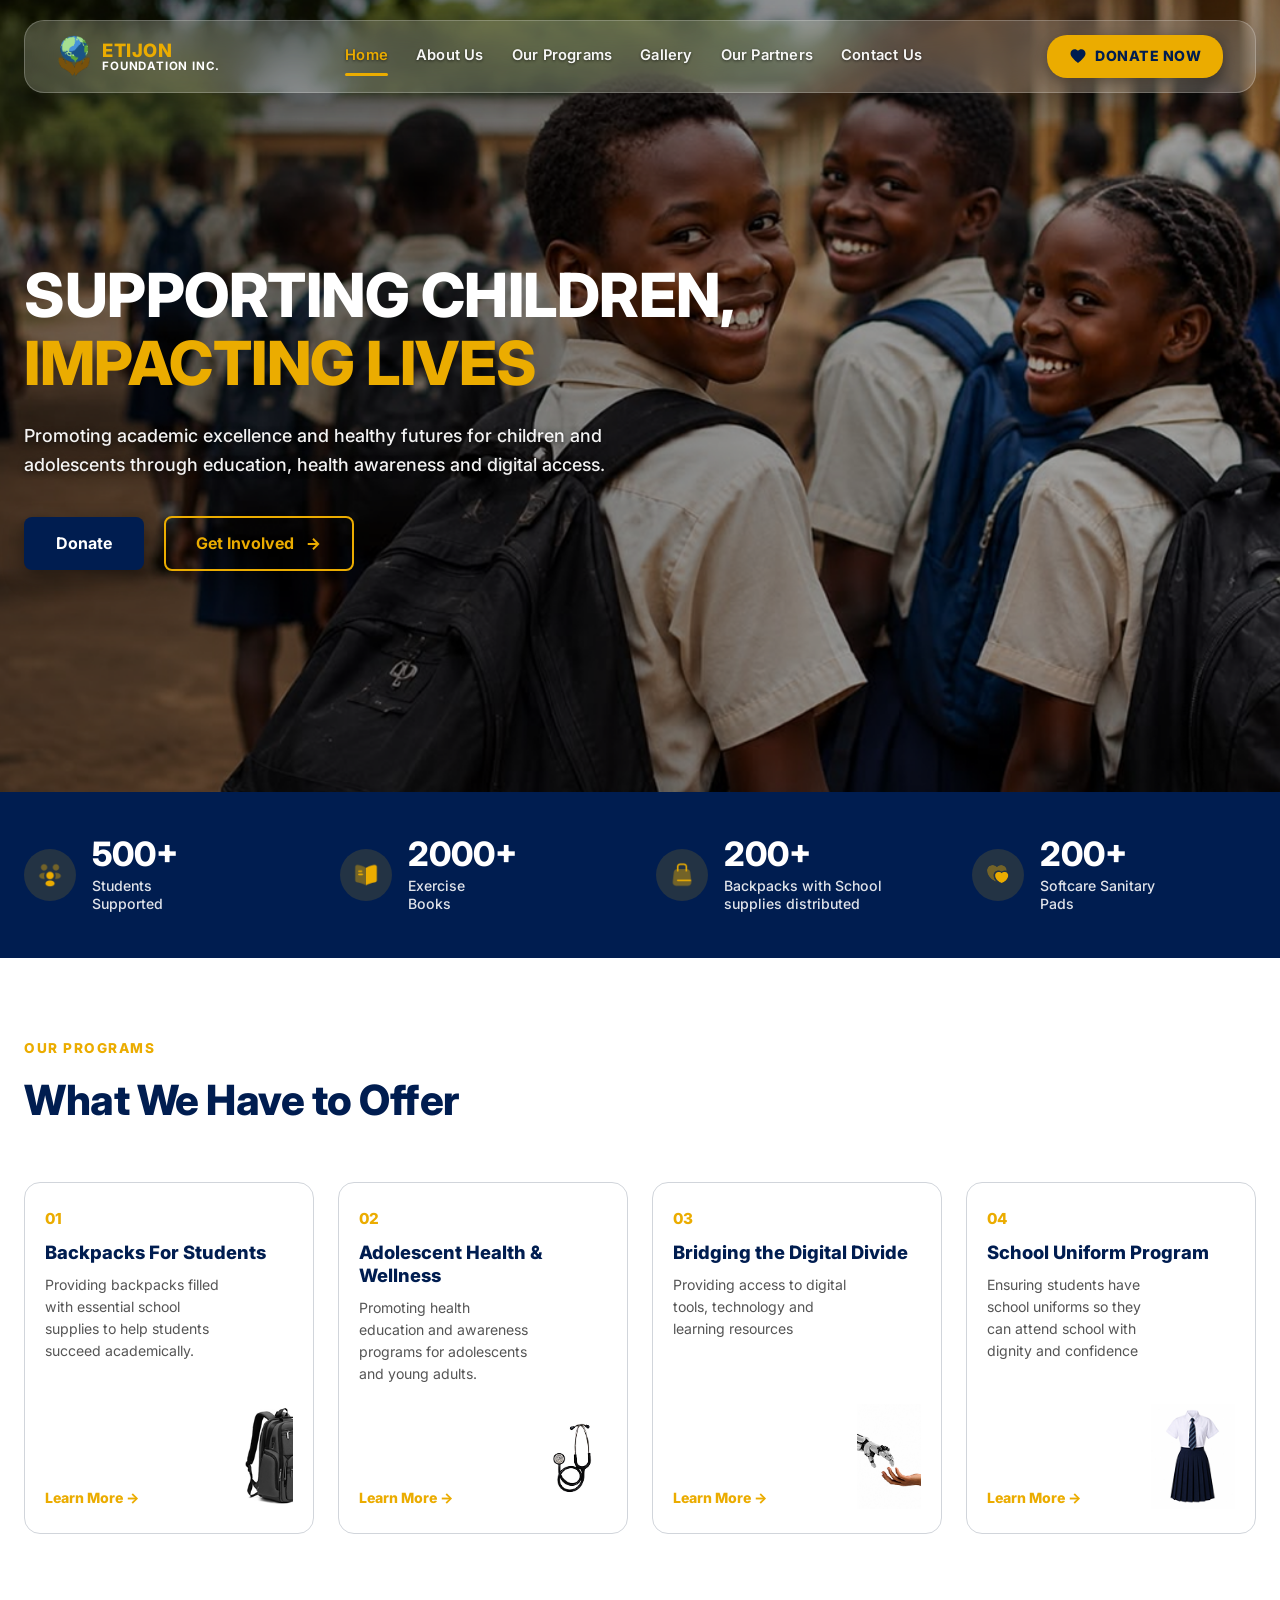
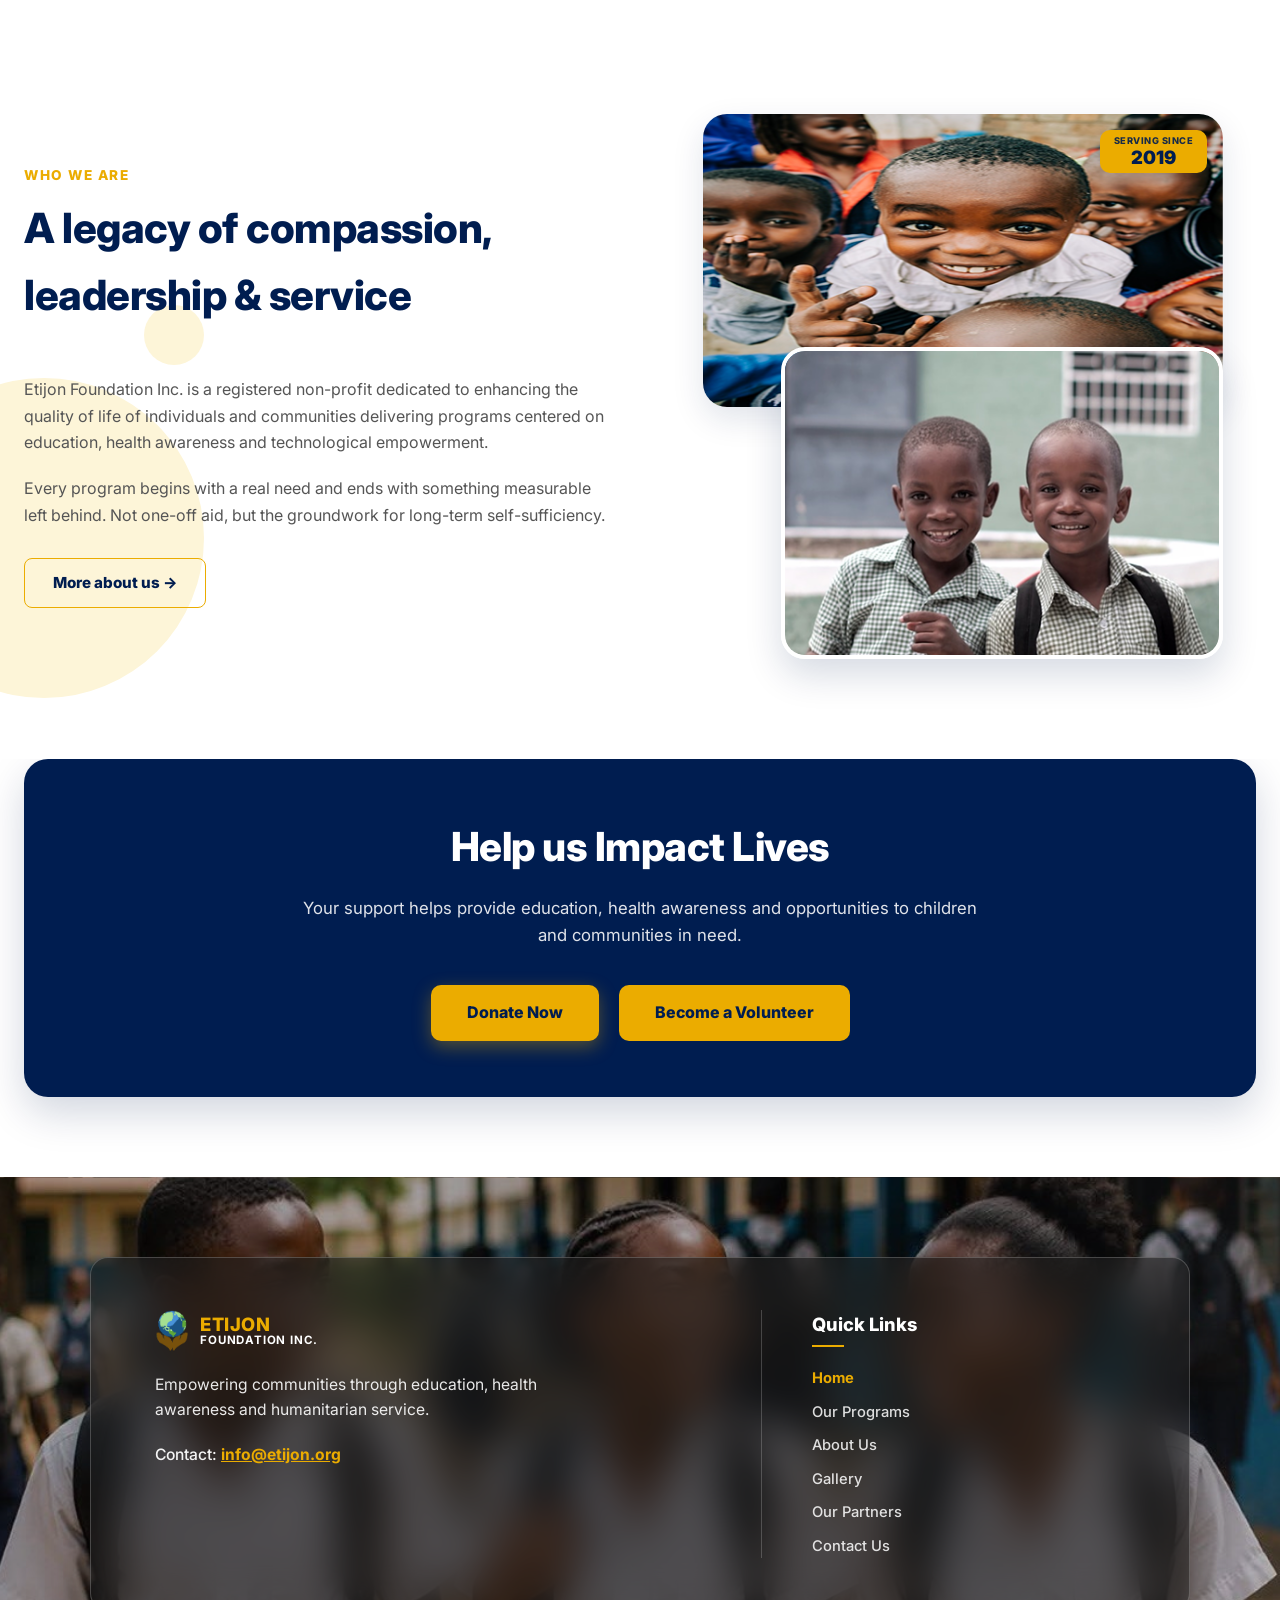
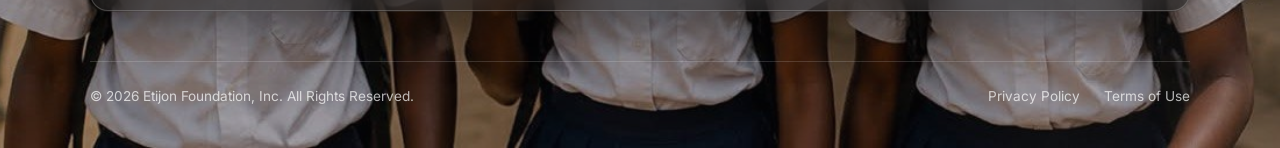
<file: index.html>
<!DOCTYPE html>
<html lang="en">
<head>
  <meta charset="UTF-8">
  <meta name="viewport" content="width=device-width, initial-scale=1.0">
  <title>Etijon Foundation — Supporting Children, Impacting Lives</title>
  <meta name="description" content="Etijon Foundation Inc. is a registered 501(c)(3) non-profit organization dedicated to supporting children and adolescents through education, health awareness, and digital access.">
  
  <!-- Google Fonts: Inter -->
  <link rel="preconnect" href="https://fonts.googleapis.com">
  <link rel="preconnect" href="https://fonts.gstatic.com" crossorigin>
  <link href="https://fonts.googleapis.com/css2?family=Inter:wght@400;500;600;700;800&display=swap" rel="stylesheet">
  
  <!-- CSS Stylesheets -->
  <link rel="stylesheet" href="assets/css/variables.css">
  <link rel="stylesheet" href="assets/css/components.css">
  <link rel="stylesheet" href="assets/css/home.css?v=200">
</head>
<body>

  <!-- Dynamic Site Header -->
  <header class="site-header" id="header-placeholder"></header>

  <!-- Hero Section (Exact Figma Match) -->
  <section class="hero-section">
    <div class="hero-container">
      <div class="hero-content">
        <h1 class="hero-title">
          SUPPORTING CHILDREN,<br>
          <span class="text-gold">IMPACTING LIVES</span>
        </h1>
        <p class="hero-subtitle">
          Promoting academic excellence and healthy futures for children and adolescents through education, health awareness and digital access.
        </p>
        <div class="hero-actions">
          <a href="https://www.zeffy.com/en-US/donation-form/donate-to-change-lives-7439" target="_blank" rel="noopener noreferrer" class="btn-hero-primary">Donate</a>
          <a href="get-involved.html" class="btn-hero-outline">
            Get Involved
            <svg width="18" height="18" viewBox="0 0 24 24" fill="none" stroke="currentColor" stroke-width="2.5"><path d="M5 12h14M12 5l7 7-7 7"/></svg>
          </a>
        </div>
      </div>
    </div>
  </section>

  <!-- Impact Stats Banner (Exact Figma Match) -->
  <section class="impact-stats-section">
    <div class="stats-container">
      
      <!-- Stat 1 -->
      <div class="stat-card">
        <div class="stat-icon-wrapper">
          <img src="assets/images/icons/people.png" alt="Students Supported" class="stat-icon-img">
        </div>
        <div class="stat-info">
          <span class="stat-number">500+</span>
          <span class="stat-label">Students<br>Supported</span>
        </div>
      </div>

      <!-- Stat 2 -->
      <div class="stat-card">
        <div class="stat-icon-wrapper">
          <img src="assets/images/icons/book.png" alt="Exercise Books" class="stat-icon-img">
        </div>
        <div class="stat-info">
          <span class="stat-number">2000+</span>
          <span class="stat-label">Exercise<br>Books</span>
        </div>
      </div>

      <!-- Stat 3 -->
      <div class="stat-card">
        <div class="stat-icon-wrapper">
          <img src="assets/images/icons/shopping-bag.png" alt="Backpacks Distributed" class="stat-icon-img">
        </div>
        <div class="stat-info">
          <span class="stat-number">200+</span>
          <span class="stat-label">Backpacks with School<br>supplies distributed</span>
        </div>
      </div>

      <!-- Stat 4 -->
      <div class="stat-card">
        <div class="stat-icon-wrapper">
          <img src="assets/images/icons/lovely.png" alt="Sanitary Pads" class="stat-icon-img">
        </div>
        <div class="stat-info">
          <span class="stat-number">200+</span>
          <span class="stat-label">Softcare Sanitary<br>Pads</span>
        </div>
      </div>

    </div>
  </section>

  <!-- Our Programs Section (Exact Figma 4-Column Outline Cards with Isolated Transparent PNGs) -->
  <section class="home-programs-section">
    <div class="section-container">
      
      <span class="section-badge">OUR PROGRAMS</span>
      <h2 class="section-heading">What We Have to Offer</h2>

      <div class="programs-4col-grid">
        
        <!-- Card 01: Backpacks For Students -->
        <a href="our-programs.html" class="program-outline-card">
          <div>
            <div class="card-num">01</div>
            <h3 class="card-title">Backpacks For Students</h3>
            <p class="card-desc">Providing backpacks filled with essential school supplies to help students succeed academically.</p>
          </div>
          <div class="card-bottom-row">
            <span class="card-link-text">Learn More &rarr;</span>
            <img src="assets/images/backpack_illustration.png" alt="Backpacks Illustration" class="card-illustration">
          </div>
        </a>

        <!-- Card 02: Adolescent Health & Wellness -->
        <a href="our-programs.html" class="program-outline-card">
          <div>
            <div class="card-num">02</div>
            <h3 class="card-title">Adolescent Health & Wellness</h3>
            <p class="card-desc">Promoting health education and awareness programs for adolescents and young adults.</p>
          </div>
          <div class="card-bottom-row">
            <span class="card-link-text">Learn More &rarr;</span>
            <img src="assets/images/stethoscope_illustration.png" alt="Health Illustration" class="card-illustration">
          </div>
        </a>

        <!-- Card 03: Bridging the Digital Divide -->
        <a href="our-programs.html" class="program-outline-card">
          <div>
            <div class="card-num">03</div>
            <h3 class="card-title">Bridging the Digital Divide</h3>
            <p class="card-desc">Providing access to digital tools, technology and learning resources</p>
          </div>
          <div class="card-bottom-row">
            <span class="card-link-text">Learn More &rarr;</span>
            <img src="assets/images/digital_illustration.png" alt="Digital Divide Illustration" class="card-illustration">
          </div>
        </a>

        <!-- Card 04: School Uniform Program -->
        <a href="our-programs.html" class="program-outline-card">
          <div>
            <div class="card-num">04</div>
            <h3 class="card-title">School Uniform Program</h3>
            <p class="card-desc">Ensuring students have school uniforms so they can attend school with dignity and confidence</p>
          </div>
          <div class="card-bottom-row">
            <span class="card-link-text">Learn More &rarr;</span>
            <img src="assets/images/uniform_illustration.png" alt="School Uniform Illustration" class="card-illustration">
          </div>
        </a>

      </div>

  </section>

  <!-- Who We Are Section (Exact Figma Match with Overlapping Dual Images & Decorative Graphic) -->
  <section class="home-who-we-are-section">
    <div class="who-we-are-container">
      
      <!-- Left Content Column with Decorative Graphic Circles -->
      <div class="who-we-are-left">
        <div class="yellow-circle-bg"></div>
        <div class="yellow-dot-bg"></div>
        <span class="section-badge">WHO WE ARE</span>
        <h2 class="section-heading">A legacy of compassion, leadership & service</h2>
        <p class="who-we-are-desc">
          Etijon Foundation Inc. is a registered non-profit dedicated to enhancing the quality of life of individuals and communities delivering programs centered on education, health awareness and technological empowerment.
        </p>
        <p class="who-we-are-desc">
          Every program begins with a real need and ends with something measurable left behind. Not one-off aid, but the groundwork for long-term self-sufficiency.
        </p>
        <a href="about-us.html" class="btn-more-about">
          More about us &rarr;
        </a>
      </div>

      <!-- Right Overlapping Dual Image Stack -->
      <div class="who-we-are-right">
        <div class="dual-image-stack">
          <!-- Top Image with Serving Since 2019 Badge -->
          <div class="stack-top-card">
            <img src="assets/images/home_who_top.png" alt="Etijon Community Impact" class="stack-img">
            <div class="serving-since-badge">
              <span class="badge-sub">SERVING SINCE</span>
              <span class="badge-year">2019</span>
            </div>
          </div>
          <!-- Bottom Overlapping Image -->
          <div class="stack-bottom-card">
            <img src="assets/images/home_who_bottom.png" alt="Students Supported" class="stack-img">
          </div>
        </div>
      </div>

    </div>
  </section>

  <!-- CTA Banner Section (Help Us Impact Lives - Exact Figma Match) -->
  <section class="cta-banner-section">
    <div class="cta-banner-container">
      <div class="cta-banner-card">
        <h2 class="cta-banner-heading">Help us Impact Lives</h2>
        <p class="cta-banner-subtitle">
          Your support helps provide education, health awareness and opportunities to children and communities in need.
        </p>
        <div class="cta-banner-actions">
          <a href="https://www.zeffy.com/en-US/donation-form/donate-to-change-lives-7439" target="_blank" rel="noopener noreferrer" class="btn-cta-gold">Donate Now</a>
          <a href="get-involved.html" class="btn-cta-gold-outline">Become a Volunteer</a>
        </div>
      </div>
    </div>
  </section>

  <!-- Dynamic Site Footer -->
  <footer class="site-footer" id="footer-placeholder"></footer>

  <!-- Component Inserter Script -->
  <script src="assets/js/header-footer.js"></script>

</body>
</html>
</file>
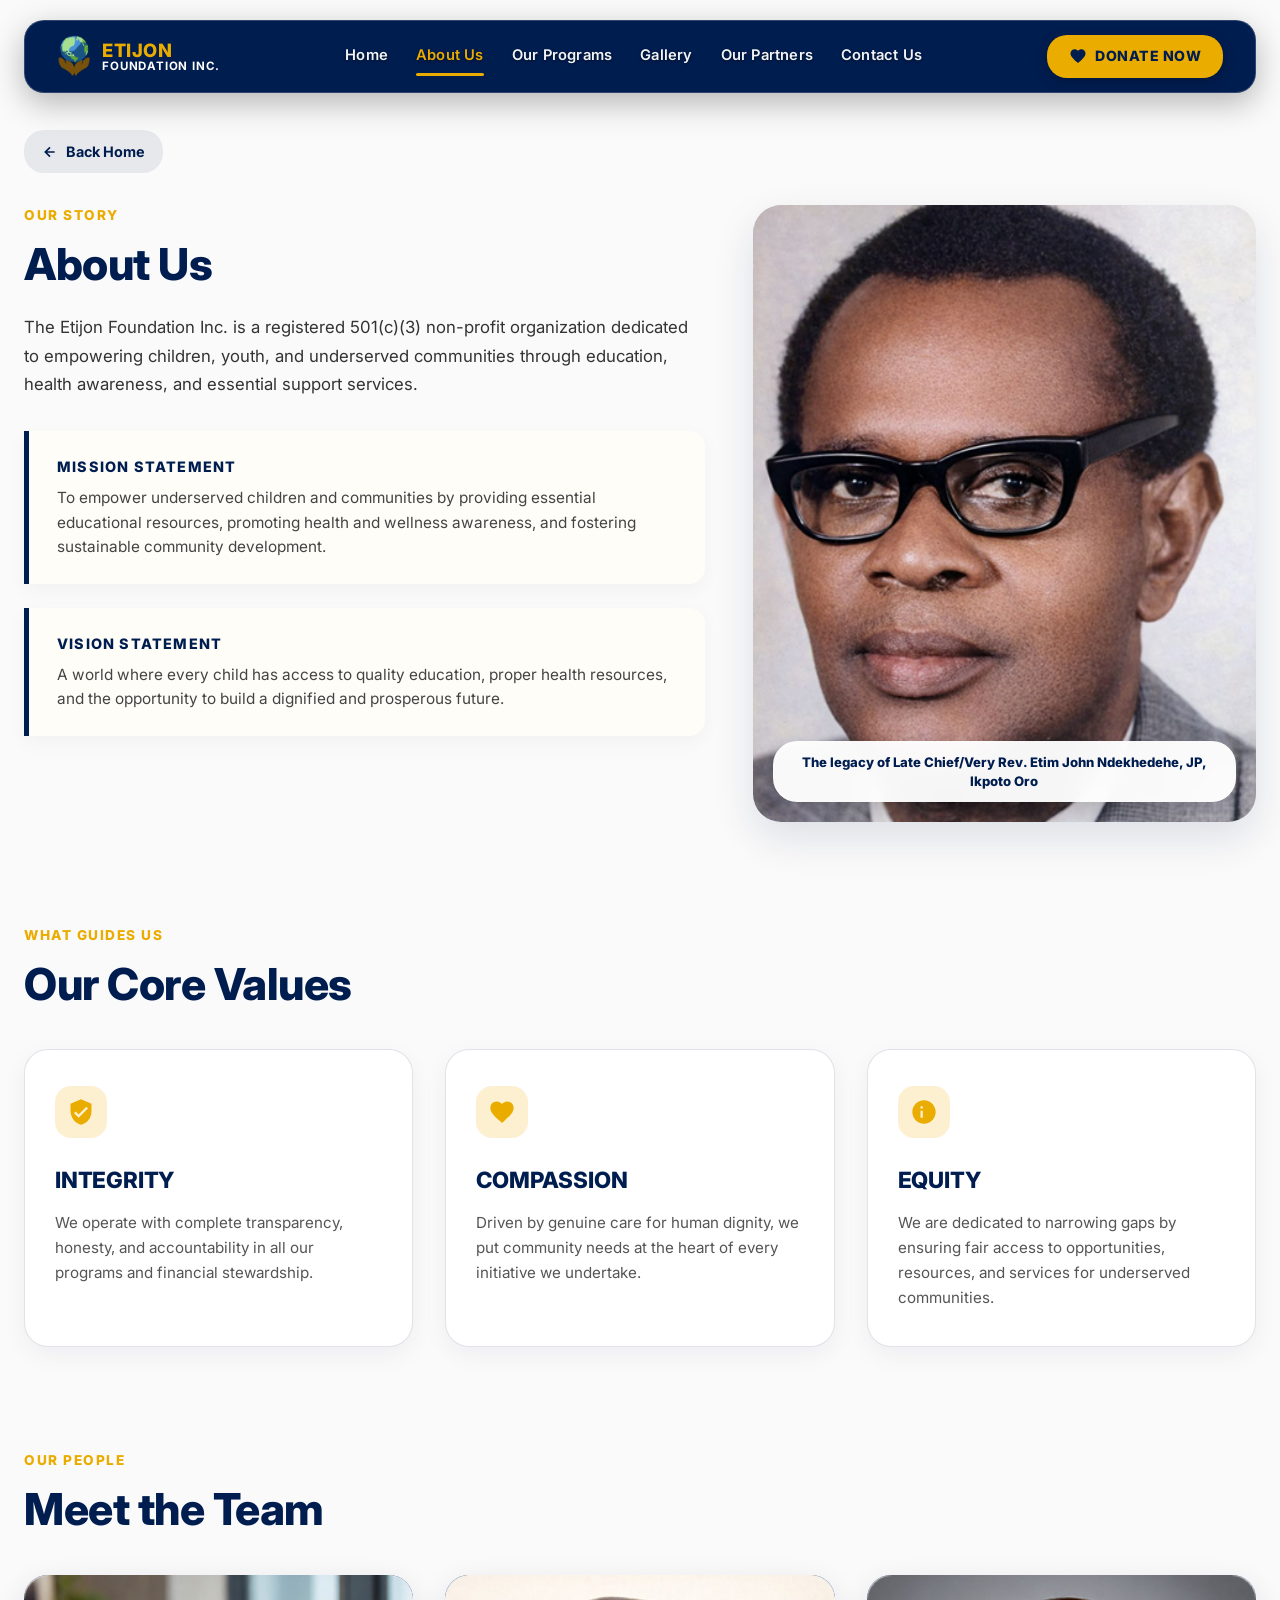
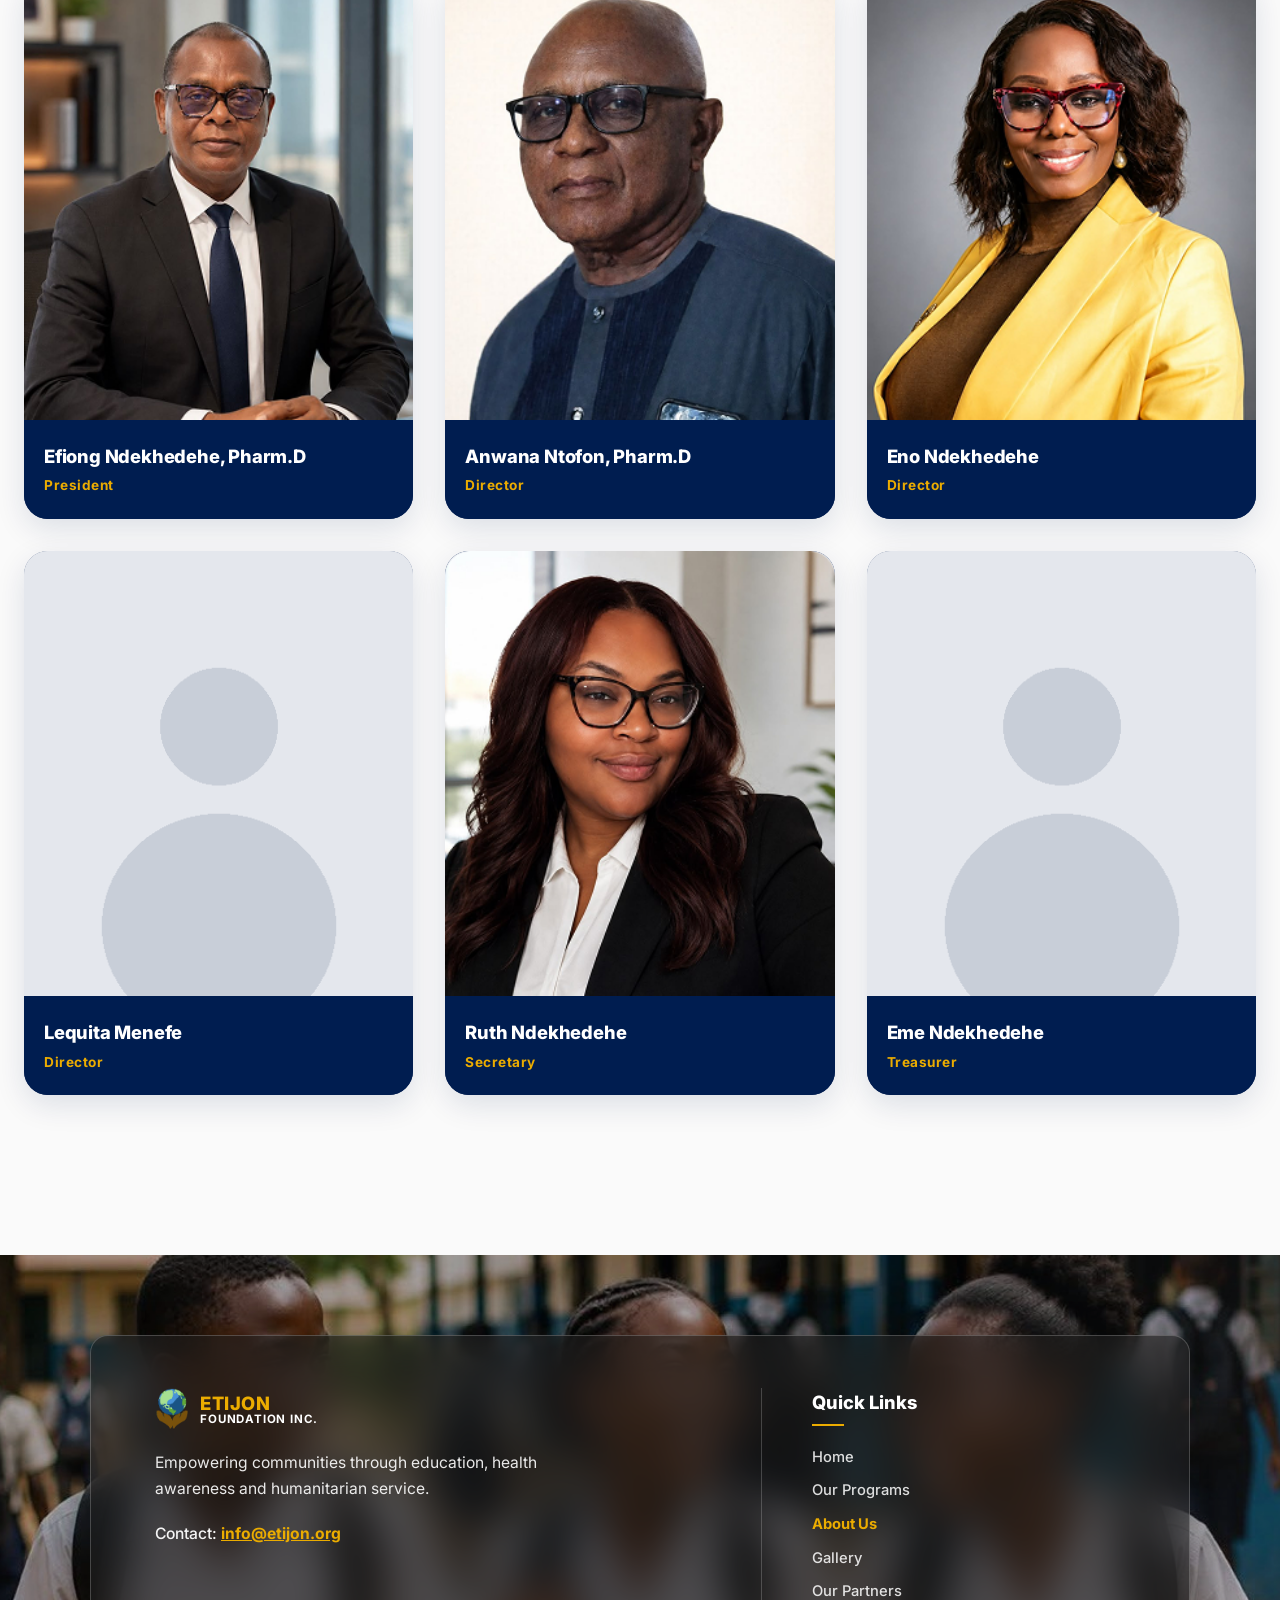
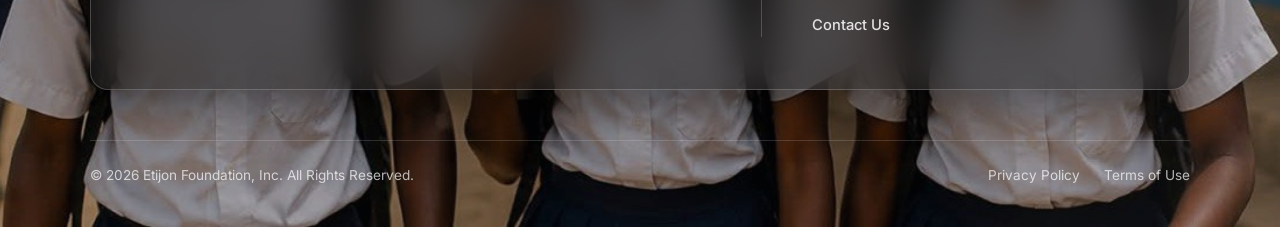
<file: about-us.html>
<!DOCTYPE html>
<html lang="en">
<head>
  <meta charset="UTF-8">
  <meta name="viewport" content="width=device-width, initial-scale=1.0">
  <title>About Us — Etijon Foundation Inc.</title>
  <meta name="description" content="Learn about Etijon Foundation Inc., our story, core values, mission, vision, and team dedicated to supporting children and empowering communities.">
  
  <!-- Google Fonts: Inter -->
  <link rel="preconnect" href="https://fonts.googleapis.com">
  <link rel="preconnect" href="https://fonts.gstatic.com" crossorigin>
  <link href="https://fonts.googleapis.com/css2?family=Inter:wght@400;500;600;700;800&display=swap" rel="stylesheet">
  
  <!-- CSS Stylesheets -->
  <link rel="stylesheet" href="assets/css/variables.css">
  <link rel="stylesheet" href="assets/css/components.css">
  <link rel="stylesheet" href="assets/css/about.css">
</head>
<body>

  <!-- Dynamic Site Header -->
  <header class="site-header" id="header-placeholder"></header>

  <!-- Page Content Container -->
  <main class="about-page-container">
    
    <!-- Back Home Link -->
    <div class="back-link-wrapper">
      <a href="index.html" class="back-link">
        <svg width="16" height="16" viewBox="0 0 24 24" fill="none" stroke="currentColor" stroke-width="2.5"><path d="M19 12H5M12 19l-7-7 7-7"/></svg>
        Back Home
      </a>
    </div>

    <!-- Our Story Section -->
    <section class="about-story-section">
      <div class="story-grid">
        
        <!-- Story Text Column -->
        <div class="story-text-col">
          <span class="section-header-badge">OUR STORY</span>
          <h1 class="section-main-heading">About Us</h1>
          
          <p class="story-lead-paragraph">
            The Etijon Foundation Inc. is a registered 501(c)(3) non-profit organization dedicated to empowering children, youth, and underserved communities through education, health awareness, and essential support services.
          </p>

          <div class="statement-cards-wrapper">
            <!-- Mission Statement -->
            <div class="statement-card">
              <h2 class="statement-title">MISSION STATEMENT</h2>
              <p class="statement-desc">
                To empower underserved children and communities by providing essential educational resources, promoting health and wellness awareness, and fostering sustainable community development.
              </p>
            </div>

            <!-- Vision Statement -->
            <div class="statement-card">
              <h2 class="statement-title">VISION STATEMENT</h2>
              <p class="statement-desc">
                A world where every child has access to quality education, proper health resources, and the opportunity to build a dignified and prosperous future.
              </p>
            </div>
          </div>
        </div>

        <!-- Founder Portrait Frame (No White Space, Clean Capsule Overlay) -->
        <div class="founder-card-wrapper">
          <img src="assets/images/founder_portrait.png" alt="Late Chief/Very Rev. Etim John Ndekhedehe" class="founder-card-img">
          <div class="founder-card-caption">
            The legacy of Late Chief/Very Rev. Etim John Ndekhedehe, JP, Ikpoto Oro
          </div>
        </div>

      </div>
    </section>

    <!-- Our Core Values Section -->
    <section class="about-values-section">
      <span class="section-header-badge">WHAT GUIDES US</span>
      <h2 class="section-main-heading">Our Core Values</h2>

      <div class="values-grid">
        
        <!-- Value 1: Integrity -->
        <div class="value-card">
          <div class="value-icon-box">
            <svg width="28" height="28" viewBox="0 0 24 24" fill="#EBAC00"><path d="M12 1L3 5v6c0 5.55 3.84 10.74 9 12 5.16-1.26 9-5.45 9-12V5l-9-4zm-2 16l-4-4 1.41-1.41L10 14.17l6.59-6.59L18 9l-8 8z"/></svg>
          </div>
          <h3 class="value-title">INTEGRITY</h3>
          <p class="value-desc">We operate with complete transparency, honesty, and accountability in all our programs and financial stewardship.</p>
        </div>

        <!-- Value 2: Compassion -->
        <div class="value-card">
          <div class="value-icon-box">
            <svg width="28" height="28" viewBox="0 0 24 24" fill="#EBAC00"><path d="M12 21.35l-1.45-1.32C5.4 15.36 2 12.28 2 8.5 2 5.42 4.42 3 7.5 3c1.74 0 3.41.81 4.5 2.09C13.09 3.81 14.76 3 16.5 3 19.58 3 22 5.42 22 8.5c0 3.78-3.4 6.86-8.55 11.54L12 21.35z"/></svg>
          </div>
          <h3 class="value-title">COMPASSION</h3>
          <p class="value-desc">Driven by genuine care for human dignity, we put community needs at the heart of every initiative we undertake.</p>
        </div>

        <!-- Value 3: Equity -->
        <div class="value-card">
          <div class="value-icon-box">
            <svg width="28" height="28" viewBox="0 0 24 24" fill="#EBAC00"><path d="M12 2C6.48 2 2 6.48 2 12s4.48 10 10 10 10-4.48 10-10S17.52 2 12 2zm-1 15h-2v-6h2v6zm0-8h-2V7h2v2z"/></svg>
          </div>
          <h3 class="value-title">EQUITY</h3>
          <p class="value-desc">We are dedicated to narrowing gaps by ensuring fair access to opportunities, resources, and services for underserved communities.</p>
        </div>

      </div>
    </section>

    <!-- Meet the Team Section (Vertically Longer Clean Grey Placeholders) -->
    <section class="about-team-section">
      <span class="section-header-badge">OUR PEOPLE</span>
      <h2 class="section-main-heading">Meet the Team</h2>

      <div class="team-grid">
        
        <!-- Member 1: Efiong Ndekhedehe -->
        <div class="team-card">
          <div class="team-photo-container">
            <img src="assets/images/team/Efiong.png" alt="Efiong Ndekhedehe, Pharm.D" class="team-photo-img">
          </div>
          <div class="team-info-badge">
            <div class="team-member-name">Efiong Ndekhedehe, Pharm.D</div>
            <div class="team-member-role">President</div>
          </div>
        </div>

        <!-- Member 2: Anwana Ntofon -->
        <div class="team-card">
          <div class="team-photo-container">
            <img src="assets/images/team/Anwana.png" alt="Anwana Ntofon, Pharm.D" class="team-photo-img">
          </div>
          <div class="team-info-badge">
            <div class="team-member-name">Anwana Ntofon, Pharm.D</div>
            <div class="team-member-role">Director</div>
          </div>
        </div>

        <!-- Member 3: Eno Ndekhedehe -->
        <div class="team-card">
          <div class="team-photo-container">
            <img src="assets/images/team/Eno.png" alt="Eno Ndekhedehe" class="team-photo-img">
          </div>
          <div class="team-info-badge">
            <div class="team-member-name">Eno Ndekhedehe</div>
            <div class="team-member-role">Director</div>
          </div>
        </div>

        <!-- Member 4: Lequita Menefe -->
        <div class="team-card">
          <div class="team-photo-container">
            <img src="assets/images/clean_avatar_placeholder.png?v=99" alt="Lequita Menefe" class="team-photo-img">
          </div>
          <div class="team-info-badge">
            <div class="team-member-name">Lequita Menefe</div>
            <div class="team-member-role">Director</div>
          </div>
        </div>

        <!-- Member 5: Ruth Ndekhedehe -->
        <div class="team-card">
          <div class="team-photo-container">
            <img src="assets/images/team/Ruth.png" alt="Ruth Ndekhedehe" class="team-photo-img">
          </div>
          <div class="team-info-badge">
            <div class="team-member-name">Ruth Ndekhedehe</div>
            <div class="team-member-role">Secretary</div>
          </div>
        </div>

        <!-- Member 6: Eme Ndekhedehe -->
        <div class="team-card">
          <div class="team-photo-container">
            <img src="assets/images/clean_avatar_placeholder.png?v=99" alt="Eme Ndekhedehe" class="team-photo-img">
          </div>
          <div class="team-info-badge">
            <div class="team-member-name">Eme Ndekhedehe</div>
            <div class="team-member-role">Treasurer</div>
          </div>
        </div>

      </div>
    </section>

  </main>

  <!-- Dynamic Site Footer -->
  <footer class="site-footer" id="footer-placeholder"></footer>

  <!-- Component Inserter Script -->
  <script src="assets/js/header-footer.js"></script>

</body>
</html>
</file>
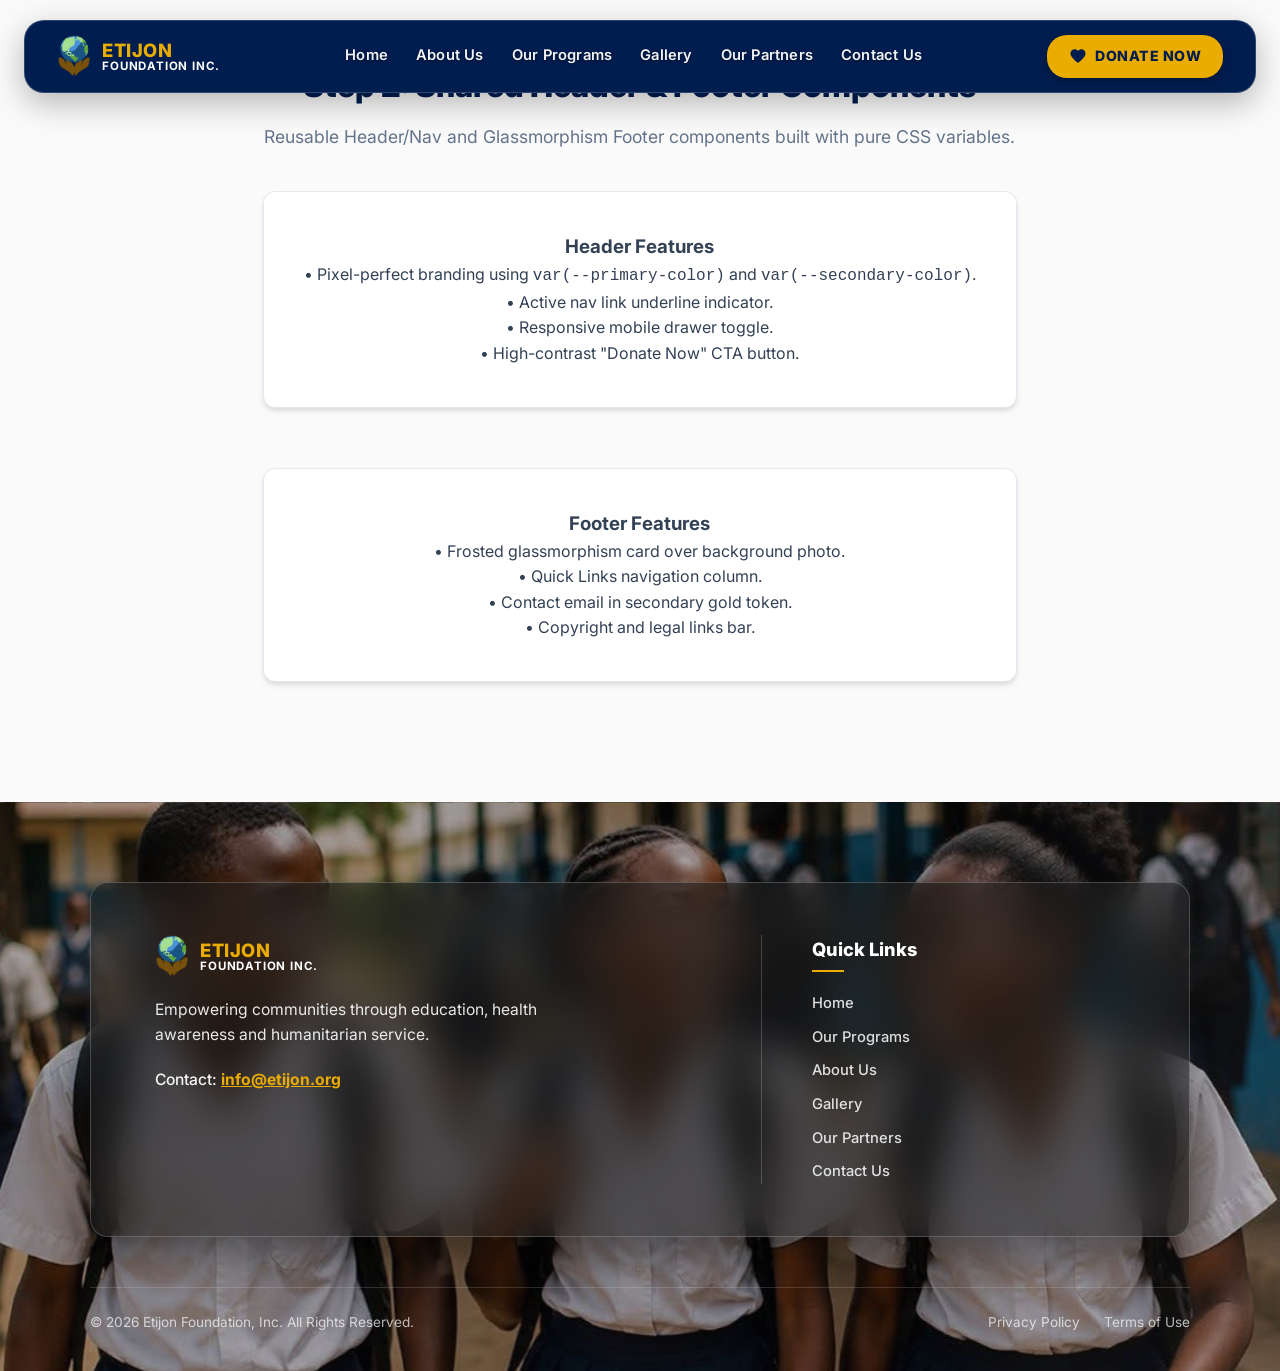
<file: components-preview.html>
<!DOCTYPE html>
<html lang="en">
<head>
  <meta charset="UTF-8">
  <meta name="viewport" content="width=device-width, initial-scale=1.0">
  <title>Etijon Foundation — Header & Footer Components Preview</title>
  <link rel="stylesheet" href="assets/css/variables.css">
  <link rel="stylesheet" href="assets/css/components.css">
  <style>
    .preview-container {
      padding: 60px 24px;
      max-width: 1200px;
      margin: 0 auto;
      text-align: center;
    }
    .preview-title {
      font-size: 2rem;
      font-weight: 800;
      color: var(--primary-color);
      margin-bottom: 12px;
    }
    .preview-subtitle {
      font-size: 1.1rem;
      color: var(--muted-text);
      margin-bottom: 40px;
    }
    .preview-box {
      background: var(--white);
      border-radius: var(--radius-md);
      padding: 40px;
      box-shadow: var(--shadow-sm);
      margin-bottom: 60px;
      border: 1px solid var(--border-color);
    }
  </style>
</head>
<body data-page="home">

  <!-- Shared Header Component -->
  <header class="site-header"></header>

  <main class="preview-container">
    <h1 class="preview-title">Step 2: Shared Header & Footer Components</h1>
    <p class="preview-subtitle">
      Reusable Header/Nav and Glassmorphism Footer components built with pure CSS variables.
    </p>

    <div class="preview-box">
      <h3>Header Features</h3>
      <p>
        • Pixel-perfect branding using <code>var(--primary-color)</code> and <code>var(--secondary-color)</code>.<br>
        • Active nav link underline indicator.<br>
        • Responsive mobile drawer toggle.<br>
        • High-contrast "Donate Now" CTA button.
      </p>
    </div>

    <div class="preview-box">
      <h3>Footer Features</h3>
      <p>
        • Frosted glassmorphism card over background photo.<br>
        • Quick Links navigation column.<br>
        • Contact email in secondary gold token.<br>
        • Copyright and legal links bar.
      </p>
    </div>
  </main>

  <!-- Shared Footer Component -->
  <footer class="site-footer"></footer>

  <script src="assets/js/header-footer.js"></script>
</body>
</html>
</file>
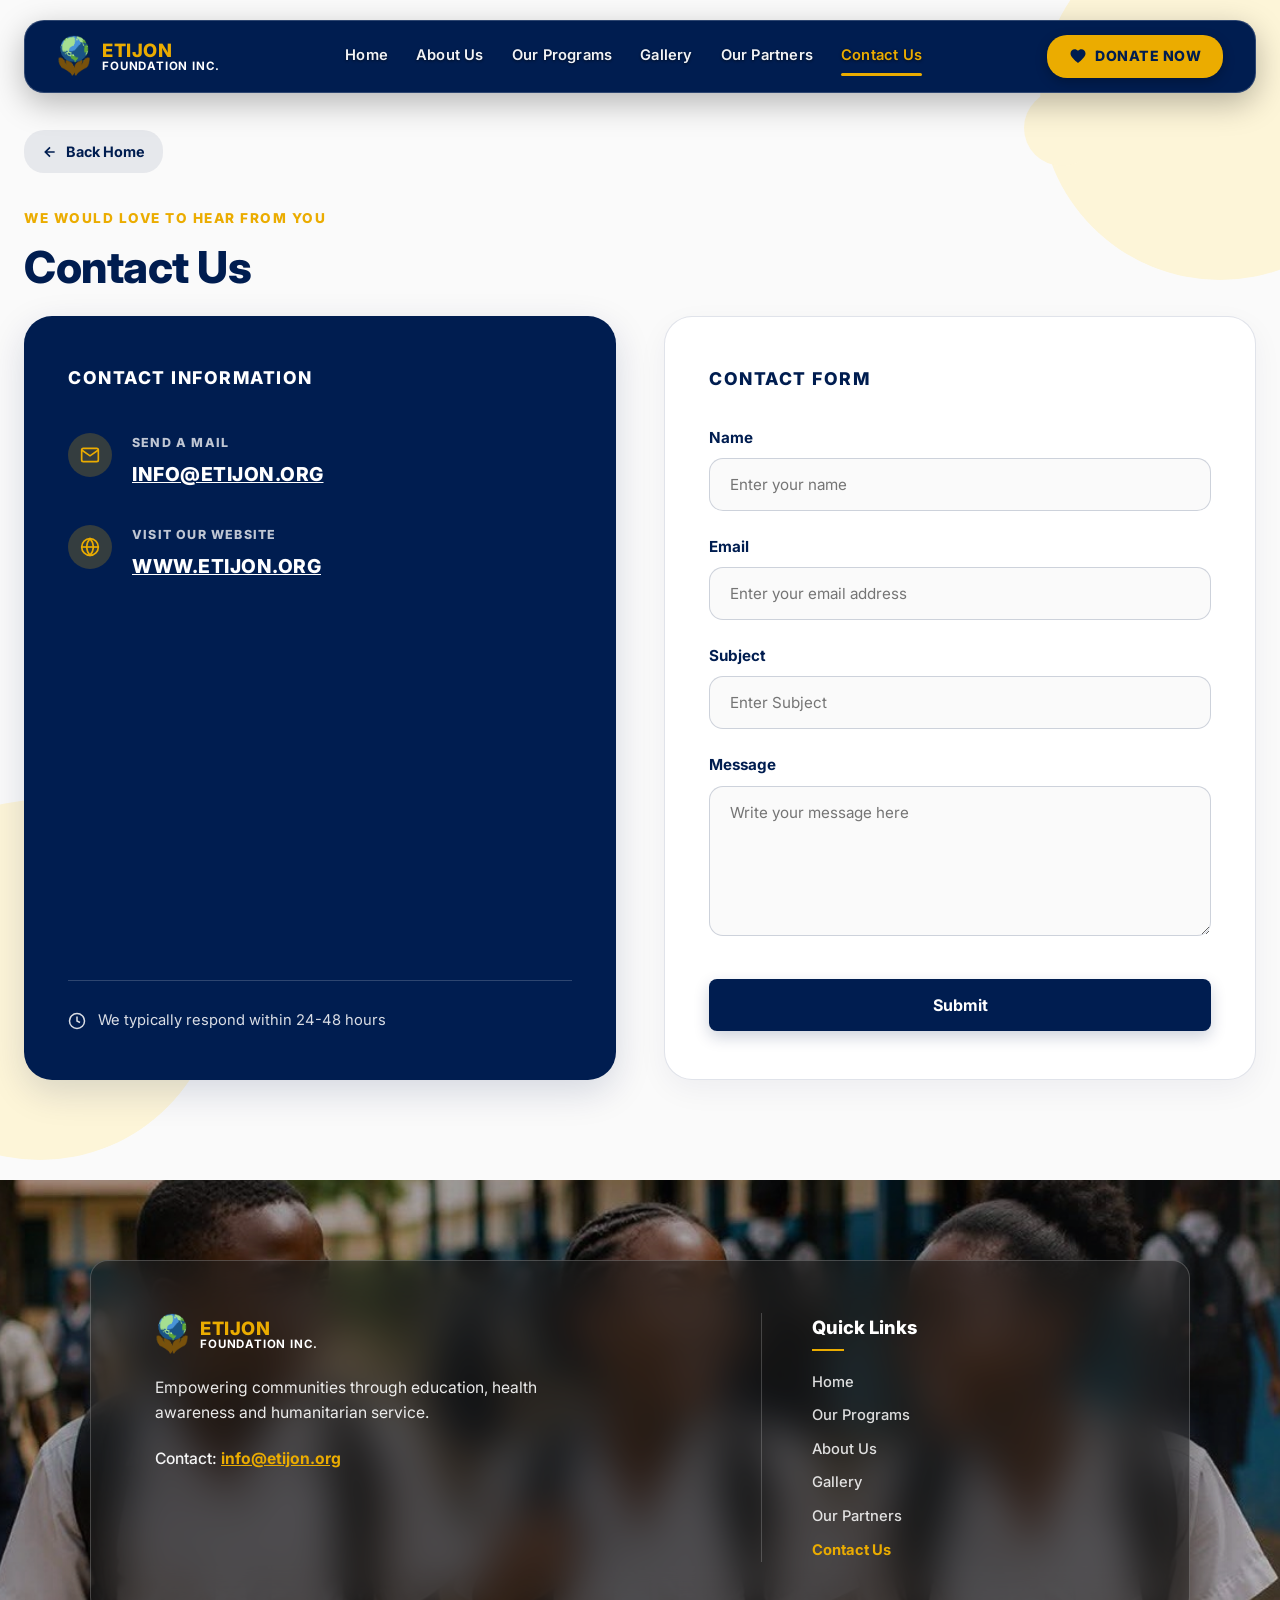
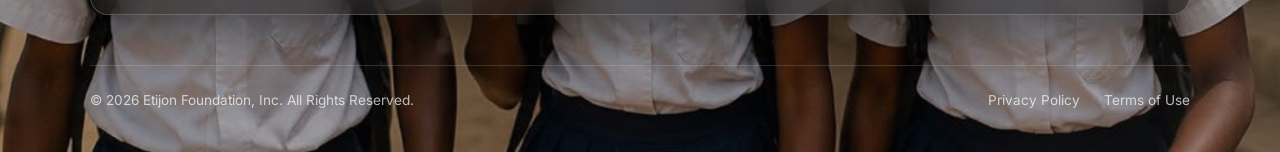
<file: contact-us.html>
<!DOCTYPE html>
<html lang="en">
<head>
  <meta charset="UTF-8">
  <meta name="viewport" content="width=device-width, initial-scale=1.0">
  <title>Contact Us — Etijon Foundation Inc.</title>
  <meta name="description" content="Get in touch with Etijon Foundation Inc. Send us a message or reach out via email for inquiries, partnerships, and support.">
  
  <!-- Google Fonts: Inter -->
  <link rel="preconnect" href="https://fonts.googleapis.com">
  <link rel="preconnect" href="https://fonts.gstatic.com" crossorigin>
  <link href="https://fonts.googleapis.com/css2?family=Inter:wght@400;500;600;700;800&display=swap" rel="stylesheet">
  
  <!-- CSS Stylesheets -->
  <link rel="stylesheet" href="assets/css/variables.css">
  <link rel="stylesheet" href="assets/css/components.css">
  <link rel="stylesheet" href="assets/css/about.css">
  <link rel="stylesheet" href="assets/css/contact.css">
</head>
<body>

  <!-- Dynamic Site Header -->
  <header class="site-header" id="header-placeholder"></header>

  <!-- Page Content Container -->
  <main class="contact-page-container">
    
    <!-- Background Soft Decorative Circles & Floating Dots matching Figma -->
    <div class="contact-bg-circle-tr"></div>
    <div class="contact-bg-dot-tr"></div>
    <div class="contact-bg-circle-bl"></div>
    <div class="contact-bg-dot-bl"></div>

    <div class="contact-content-wrapper">
      
      <!-- Back Home Link -->
      <div class="back-link-wrapper">
        <a href="index.html" class="back-link">
          <svg width="16" height="16" viewBox="0 0 24 24" fill="none" stroke="currentColor" stroke-width="2.5"><path d="M19 12H5M12 19l-7-7 7-7"/></svg>
          Back Home
        </a>
      </div>

      <!-- Page Header -->
      <div class="programs-page-header">
        <span class="section-header-badge">WE WOULD LOVE TO HEAR FROM YOU</span>
        <h1 class="section-main-heading">Contact Us</h1>
      </div>

      <!-- Two-Column Contact Grid -->
      <section class="contact-grid">
        
        <!-- Left Column: Contact Information Card -->
        <div class="contact-info-card">
          <div>
            <h2 class="contact-info-card-title">CONTACT INFORMATION</h2>

            <!-- Item 1: Send a Mail (Clickable Mailto Link) -->
            <div class="contact-info-item">
              <div class="contact-info-icon">
                <svg width="20" height="20" viewBox="0 0 24 24" fill="none" stroke="currentColor" stroke-width="2"><path d="M4 4h16c1.1 0 2 .9 2 2v12c0 1.1-.9 2-2 2H4c-1.1 0-2-.9-2-2V6c0-1.1.9-2 2-2z"/><polyline points="22,6 12,13 2,6"/></svg>
              </div>
              <div>
                <div class="contact-info-sublabel">SEND A MAIL</div>
                <div class="contact-info-value">
                  <a href="mailto:info@etijon.org" style="color: inherit; text-decoration: underline;">INFO@ETIJON.ORG</a>
                </div>
              </div>
            </div>

            <!-- Item 2: Visit Our Website (Clickable Web Link) -->
            <div class="contact-info-item">
              <div class="contact-info-icon">
                <svg width="20" height="20" viewBox="0 0 24 24" fill="none" stroke="currentColor" stroke-width="2"><circle cx="12" cy="12" r="10"/><line x1="2" y1="12" x2="22" y2="12"/><path d="M12 2a15.3 15.3 0 0 1 4 10 15.3 15.3 0 0 1-4 10 15.3 15.3 0 0 1-4-10 15.3 15.3 0 0 1 4-10z"/></svg>
              </div>
              <div>
                <div class="contact-info-sublabel">VISIT OUR WEBSITE</div>
                <div class="contact-info-value">
                  <a href="https://www.etijon.org" target="_blank" style="color: inherit; text-decoration: underline;">WWW.ETIJON.ORG</a>
                </div>
              </div>
            </div>
          </div>

          <div>
            <div class="contact-info-divider"></div>
            <div class="contact-info-footer-note">
              <svg width="18" height="18" viewBox="0 0 24 24" fill="none" stroke="currentColor" stroke-width="2"><circle cx="12" cy="12" r="10"/><polyline points="12 6 12 12 16 14"/></svg>
              <span>We typically respond within 24-48 hours</span>
            </div>
          </div>
        </div>

        <!-- Right Column: Contact Form Card -->
        <div class="contact-form-card">
          <h2 class="contact-form-title">CONTACT FORM</h2>
          
          <!-- Success Notification Banner -->
          <div id="contact-success-banner" style="display: none; background-color: #E6F4EA; border: 1px solid #34A853; color: #137333; padding: 16px; border-radius: 12px; margin-bottom: 20px; font-size: 0.95rem; font-weight: 600;">
            ✓ Thank you! Your message has been prepared for info@etijon.org. We will respond within 24-48 hours.
          </div>

          <!-- Form without HTTP POST server submit to prevent Error 501 crash -->
          <form id="contact-form" onsubmit="handleContactSubmit(event)">
            
            <div class="form-group">
              <label for="contact-name" class="form-label">Name</label>
              <input type="text" id="contact-name" name="name" class="form-input" placeholder="Enter your name" required>
            </div>

            <div class="form-group">
              <label for="contact-email" class="form-label">Email</label>
              <input type="email" id="contact-email" name="email" class="form-input" placeholder="Enter your email address" required>
            </div>

            <div class="form-group">
              <label for="contact-subject" class="form-label">Subject</label>
              <input type="text" id="contact-subject" name="subject" class="form-input" placeholder="Enter Subject" required>
            </div>

            <div class="form-group">
              <label for="contact-message" class="form-label">Message</label>
              <textarea id="contact-message" name="message" class="form-textarea" placeholder="Write your message here" required></textarea>
            </div>

            <button type="submit" class="btn-form-submit">Submit</button>

          </form>
        </div>

      </section>

    </div>
  </main>

  <!-- Dynamic Site Footer -->
  <footer class="site-footer" id="footer-placeholder"></footer>

  <!-- Component Inserter Script -->
  <script src="assets/js/header-footer.js"></script>

  <script>
    function handleContactSubmit(e) {
      if (e) e.preventDefault();

      const name = document.getElementById('contact-name').value;
      const email = document.getElementById('contact-email').value;
      const subject = document.getElementById('contact-subject').value;
      const message = document.getElementById('contact-message').value;

      // Construct mailto link to send email directly to info@etijon.org
      const mailtoUrl = `mailto:info@etijon.org?subject=${encodeURIComponent(subject)}&body=${encodeURIComponent("Sender Name: " + name + "\nSender Email: " + email + "\n\nMessage:\n" + message)}`;

      // Open user's email client
      window.location.href = mailtoUrl;

      // Show success notification banner
      const successBanner = document.getElementById('contact-success-banner');
      if (successBanner) {
        successBanner.style.display = 'block';
      }

      // Reset form
      document.getElementById('contact-form').reset();
      return false;
    }
  </script>

</body>
</html>
</file>
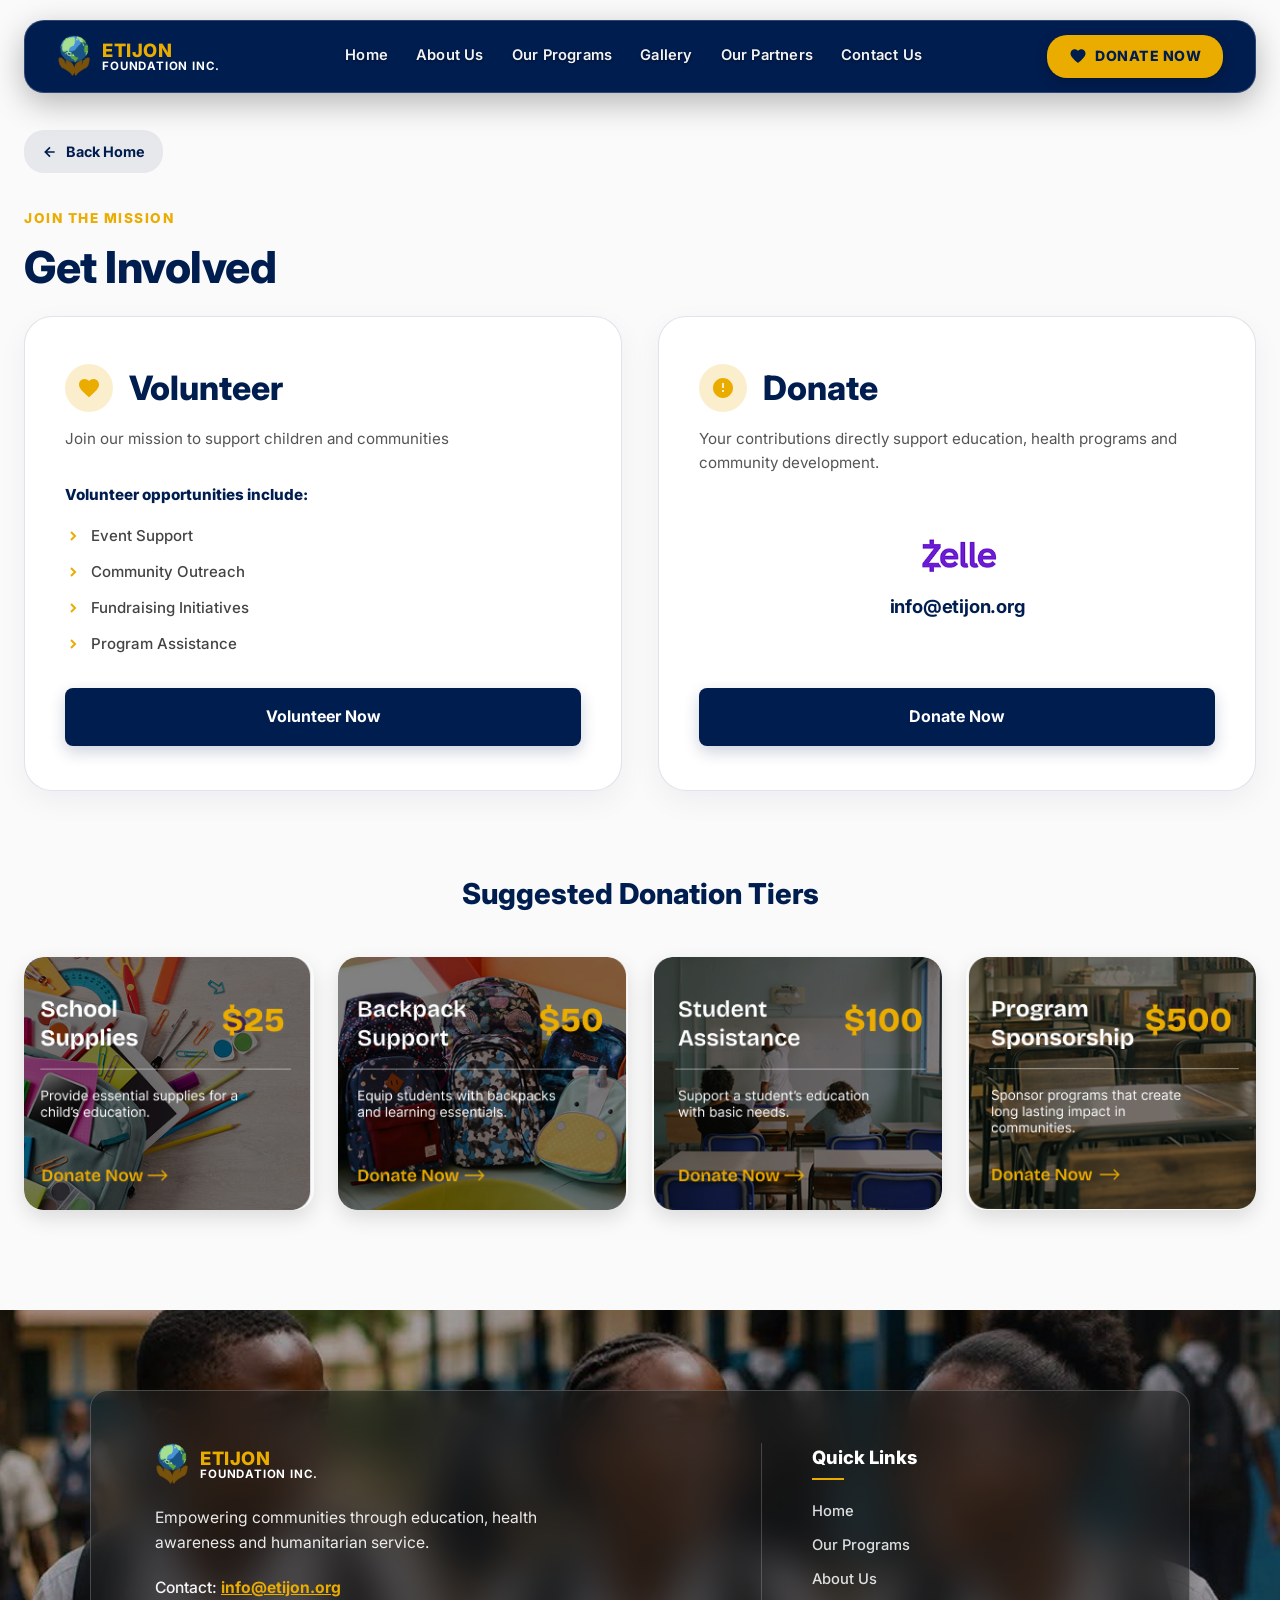
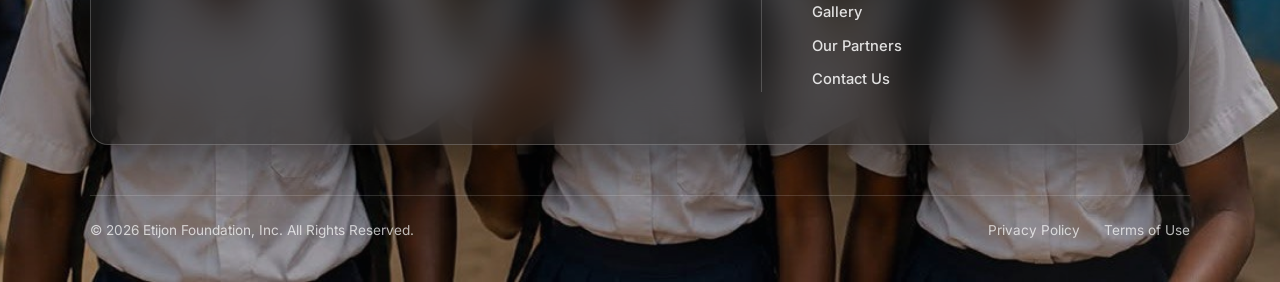
<file: get-involved.html>
<!DOCTYPE html>
<html lang="en">
<head>
  <meta charset="UTF-8">
  <meta name="viewport" content="width=device-width, initial-scale=1.0">
  <title>Get Involved — Etijon Foundation Inc.</title>
  <meta name="description" content="Join our mission as a volunteer or donor to support education, health programs, and youth empowerment.">
  
  <!-- Google Fonts: Inter -->
  <link rel="preconnect" href="https://fonts.googleapis.com">
  <link rel="preconnect" href="https://fonts.gstatic.com" crossorigin>
  <link href="https://fonts.googleapis.com/css2?family=Inter:wght@400;500;600;700;800&display=swap" rel="stylesheet">
  
  <!-- CSS Stylesheets -->
  <link rel="stylesheet" href="assets/css/variables.css">
  <link rel="stylesheet" href="assets/css/components.css">
  <link rel="stylesheet" href="assets/css/about.css">
  <link rel="stylesheet" href="assets/css/gallery.css">
  <link rel="stylesheet" href="assets/css/get-involved.css">
</head>
<body>

  <!-- Dynamic Site Header -->
  <header class="site-header" id="header-placeholder"></header>

  <!-- Page Content Container -->
  <main class="get-involved-container">
    
    <!-- Back Home Link -->
    <div class="back-link-wrapper">
      <a href="index.html" class="back-link">
        <svg width="16" height="16" viewBox="0 0 24 24" fill="none" stroke="currentColor" stroke-width="2.5"><path d="M19 12H5M12 19l-7-7 7-7"/></svg>
        Back Home
      </a>
    </div>

    <!-- Page Header -->
    <div class="programs-page-header">
      <span class="section-header-badge">JOIN THE MISSION</span>
      <h1 class="section-main-heading">Get Involved</h1>
    </div>

    <!-- Action Cards Grid (Volunteer & Donate) -->
    <section class="action-cards-grid">
      
      <!-- Volunteer Card -->
      <div class="action-card">
        <div>
          <div class="action-card-header">
            <div class="action-card-icon">
              <svg width="24" height="24" viewBox="0 0 24 24" fill="#EBAC00"><path d="M12 21.35l-1.45-1.32C5.4 15.36 2 12.28 2 8.5 2 5.42 4.42 3 7.5 3c1.74 0 3.41.81 4.5 2.09C13.09 3.81 14.76 3 16.5 3 19.58 3 22 5.42 22 8.5c0 3.78-3.4 6.86-8.55 11.54L12 21.35z"/></svg>
            </div>
            <h2 class="action-card-title">Volunteer</h2>
          </div>
          <p class="action-card-subtitle">Join our mission to support children and communities</p>

          <div class="volunteer-list-title">Volunteer opportunities include:</div>
          <ul class="volunteer-list">
            <li class="volunteer-list-item">
              <svg width="16" height="16" viewBox="0 0 24 24" fill="none" stroke="currentColor" stroke-width="3"><path d="M9 18l6-6-6-6"/></svg>
              Event Support
            </li>
            <li class="volunteer-list-item">
              <svg width="16" height="16" viewBox="0 0 24 24" fill="none" stroke="currentColor" stroke-width="3"><path d="M9 18l6-6-6-6"/></svg>
              Community Outreach
            </li>
            <li class="volunteer-list-item">
              <svg width="16" height="16" viewBox="0 0 24 24" fill="none" stroke="currentColor" stroke-width="3"><path d="M9 18l6-6-6-6"/></svg>
              Fundraising Initiatives
            </li>
            <li class="volunteer-list-item">
              <svg width="16" height="16" viewBox="0 0 24 24" fill="none" stroke="currentColor" stroke-width="3"><path d="M9 18l6-6-6-6"/></svg>
              Program Assistance
            </li>
          </ul>
        </div>
        <a href="contact-us.html" class="btn-card-action">Volunteer Now</a>
      </div>

      <!-- Donate Card (Direct Zeffy Donation Link & Zelle Info) -->
      <div class="action-card" id="donate-card">
        <div>
          <div class="action-card-header">
            <div class="action-card-icon">
              <svg width="24" height="24" viewBox="0 0 24 24" fill="#EBAC00"><path d="M12 2C6.48 2 2 6.48 2 12s4.48 10 10 10 10-4.48 10-10S17.52 2 12 2zm1 14h-2v-2h2v2zm0-4h-2V7h2v5z"/></svg>
            </div>
            <h2 class="action-card-title">Donate</h2>
          </div>
          <p class="action-card-subtitle">Your contributions directly support education, health programs and community development.</p>

          <!-- Recreated Clean Zelle Box matching Figma Group 39.png -->
          <div class="zelle-live-box">
            <img src="assets/images/zelle_purple_logo.png" alt="Zelle" class="zelle-purple-logo-img">
            <div class="zelle-email-display">info@etijon.org</div>
          </div>
        </div>
        <a href="https://www.zeffy.com/en-US/donation-form/donate-to-change-lives-7439" target="_blank" rel="noopener noreferrer" class="btn-card-action">Donate Now</a>
      </div>

    </section>

    <!-- Suggested Donation Tiers Section -->
    <section class="donation-tiers-section">
      <h2 class="tiers-section-title">Suggested Donation Tiers</h2>

      <div class="donation-tiers-grid">
        
        <!-- Tier 1: $25 -->
        <a href="https://www.zeffy.com/en-US/donation-form/donate-to-change-lives-7439" target="_blank" rel="noopener noreferrer" class="tier-card-img-link tier-trigger" data-amount="$25" data-tier="School Supplies">
          <img src="assets/images/clean_tier_1.png" alt="School Supplies $25" class="tier-card-full-img">
        </a>

        <!-- Tier 2: $50 -->
        <a href="https://www.zeffy.com/en-US/donation-form/donate-to-change-lives-7439" target="_blank" rel="noopener noreferrer" class="tier-card-img-link tier-trigger" data-amount="$50" data-tier="Backpack Support">
          <img src="assets/images/clean_tier_2.png" alt="Backpack Support $50" class="tier-card-full-img">
        </a>

        <!-- Tier 3: $100 -->
        <a href="https://www.zeffy.com/en-US/donation-form/donate-to-change-lives-7439" target="_blank" rel="noopener noreferrer" class="tier-card-img-link tier-trigger" data-amount="$100" data-tier="Student Assistance">
          <img src="assets/images/clean_tier_3.png" alt="Student Assistance $100" class="tier-card-full-img">
        </a>

        <!-- Tier 4: $500 -->
        <a href="https://www.zeffy.com/en-US/donation-form/donate-to-change-lives-7439" target="_blank" rel="noopener noreferrer" class="tier-card-img-link tier-trigger" data-amount="$500" data-tier="Program Sponsorship">
          <img src="assets/images/clean_tier_4.png" alt="Program Sponsorship $500" class="tier-card-full-img">
        </a>

      </div>
    </section>

  </main>

  <!-- Interactive Donation Lightbox Modal -->
  <div class="donation-modal-overlay" id="donation-modal">
    <div style="position: relative; background: #FFFFFF; padding: 40px 36px; border-radius: 28px; color: var(--primary-color); max-width: 440px; width: 100%; text-align: center; box-shadow: 0 20px 50px rgba(0, 0, 0, 0.3);">
      
      <button id="donation-modal-close" style="position: absolute; top: 16px; right: 16px; background: rgba(0, 29, 80, 0.08); border: none; width: 32px; height: 32px; border-radius: 50%; display: flex; align-items: center; justify-content: center; cursor: pointer; color: var(--primary-color);">
        <svg width="18" height="18" viewBox="0 0 24 24" fill="none" stroke="currentColor" stroke-width="2.5"><path d="M18 6L6 18M6 6l12 12"/></svg>
      </button>

      <div style="font-size: 0.82rem; font-weight: 800; color: var(--secondary-color); text-transform: uppercase; letter-spacing: 1.5px; margin-bottom: 8px;">THANK YOU FOR YOUR SUPPORT</div>
      <h3 style="font-size: 1.75rem; font-weight: 800; margin-bottom: 12px;" id="modal-tier-title">Donate to Change Lives</h3>
      <p style="font-size: 0.92rem; color: #555555; margin-bottom: 24px; line-height: 1.5;" id="modal-tier-desc">Your generous donation helps us provide essential educational tools, health resources, and digital access to children in need.</p>

      <a href="https://www.zeffy.com/en-US/donation-form/donate-to-change-lives-7439" target="_blank" rel="noopener noreferrer" style="display: block; background: var(--primary-color); color: #FFFFFF; font-weight: 700; padding: 16px 28px; border-radius: 12px; border: none; text-decoration: none; margin-bottom: 12px;">Proceed to Zeffy Donation Form &rarr;</a>

      <div style="background-color: #F4F6F9; padding: 16px; border-radius: 14px; color: var(--primary-color); font-size: 0.88rem;">
        Or donate via Zelle memo: <strong style="color: var(--primary-color);">info@etijon.org</strong>
      </div>
    </div>
  </div>

  <!-- Dynamic Site Footer -->
  <footer class="site-footer" id="footer-placeholder"></footer>

  <!-- Component Inserter Script -->
  <script src="assets/js/header-footer.js"></script>

</body>
</html>
</file>
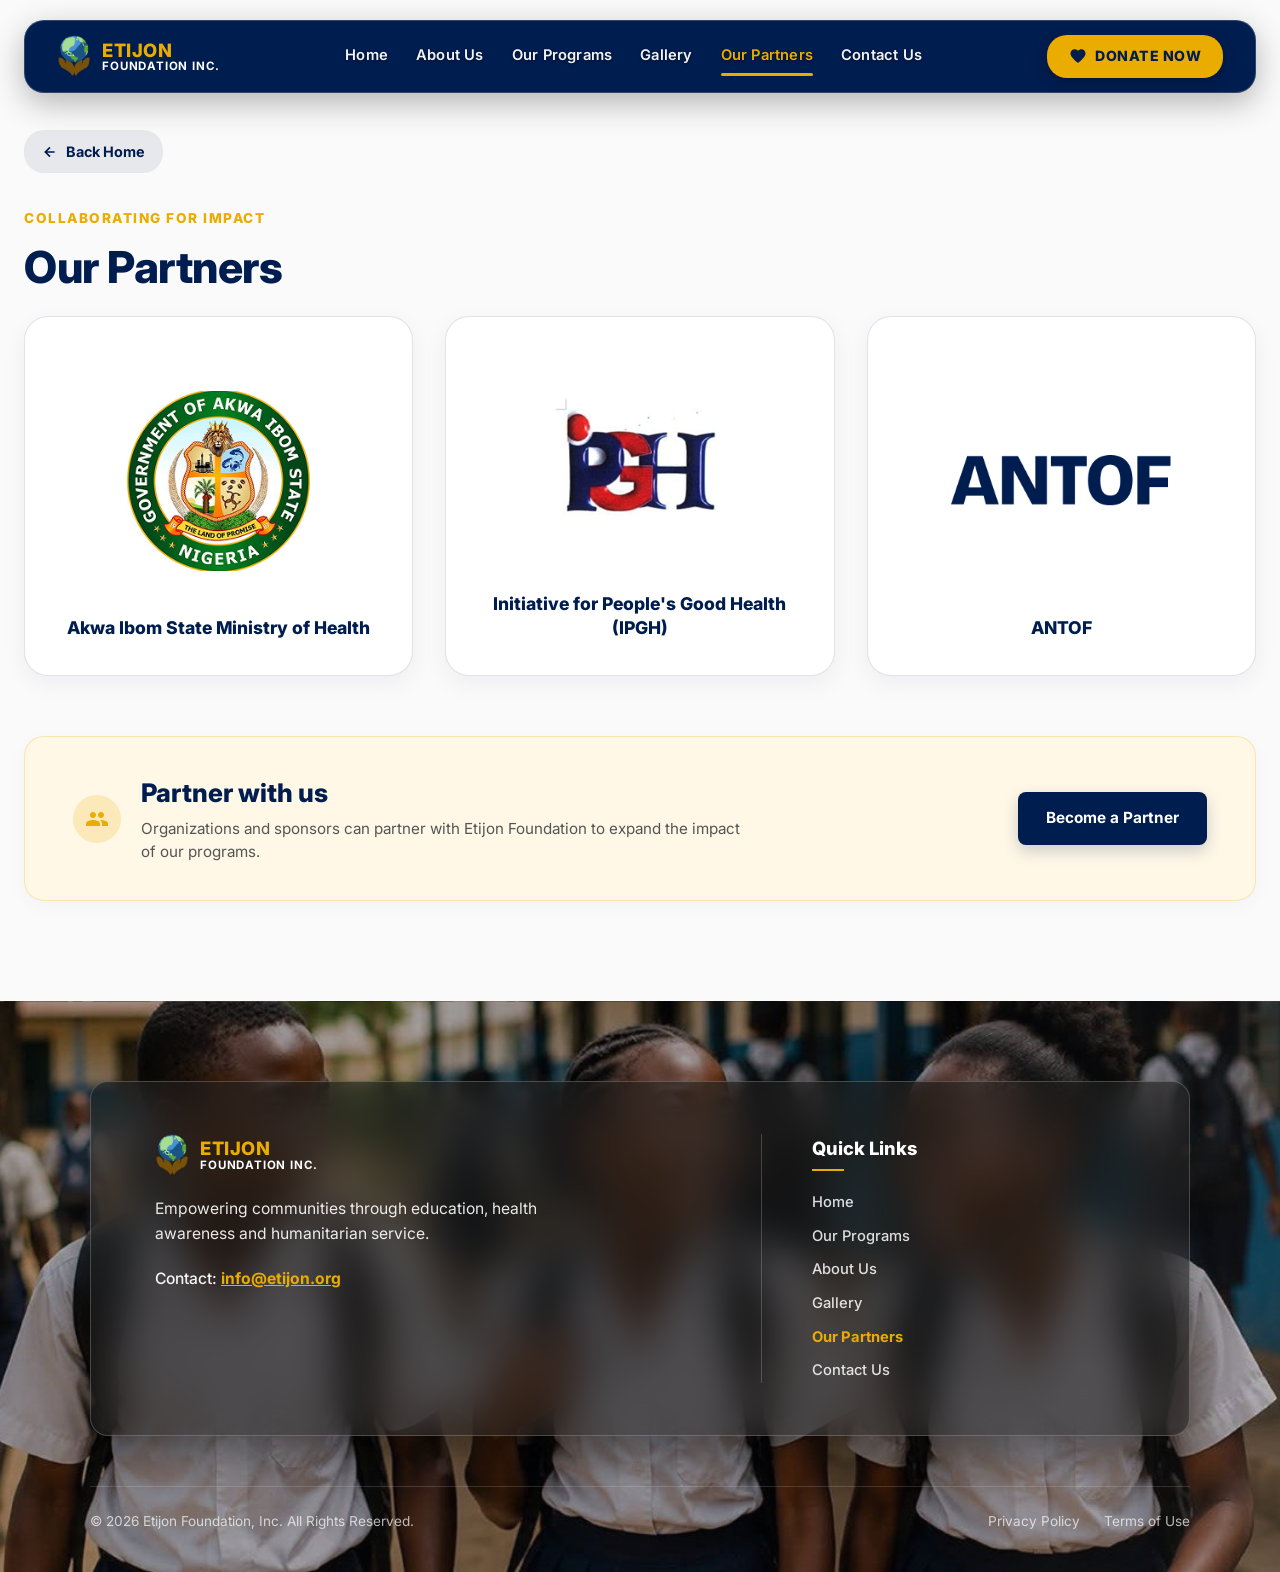
<file: our-partners.html>
<!DOCTYPE html>
<html lang="en">
<head>
  <meta charset="UTF-8">
  <meta name="viewport" content="width=device-width, initial-scale=1.0">
  <title>Our Partners — Etijon Foundation Inc.</title>
  <meta name="description" content="Meet the key organization, government, and healthcare partners collaborating with Etijon Foundation to impact communities.">
  
  <!-- Google Fonts: Inter -->
  <link rel="preconnect" href="https://fonts.googleapis.com">
  <link rel="preconnect" href="https://fonts.gstatic.com" crossorigin>
  <link href="https://fonts.googleapis.com/css2?family=Inter:wght@400;500;600;700;800&display=swap" rel="stylesheet">
  
  <!-- CSS Stylesheets -->
  <link rel="stylesheet" href="assets/css/variables.css">
  <link rel="stylesheet" href="assets/css/components.css">
  <link rel="stylesheet" href="assets/css/about.css">
  <link rel="stylesheet" href="assets/css/partners.css">
</head>
<body>

  <!-- Dynamic Site Header -->
  <header class="site-header" id="header-placeholder"></header>

  <!-- Page Content Container -->
  <main class="partners-page-container">
    
    <!-- Back Home Link -->
    <div class="back-link-wrapper">
      <a href="index.html" class="back-link">
        <svg width="16" height="16" viewBox="0 0 24 24" fill="none" stroke="currentColor" stroke-width="2.5"><path d="M19 12H5M12 19l-7-7 7-7"/></svg>
        Back Home
      </a>
    </div>

    <!-- Page Header -->
    <div class="programs-page-header">
      <span class="section-header-badge">COLLABORATING FOR IMPACT</span>
      <h1 class="section-main-heading">Our Partners</h1>
    </div>

    <!-- Partners Grid (3 Large Cards) -->
    <section class="partners-grid">
      
      <!-- Partner Card 1: Akwa Ibom State Ministry of Health -->
      <div class="partner-card">
        <div class="partner-logo-wrapper">
          <img src="assets/images/partner_logo_akwa_ibom.png" alt="Akwa Ibom State Ministry of Health" class="partner-logo-img">
        </div>
        <div class="partner-label">Akwa Ibom State Ministry of Health</div>
      </div>

      <!-- Partner Card 2: Initiative for People's Good Health (IPGH) -->
      <div class="partner-card">
        <div class="partner-logo-wrapper">
          <img src="assets/images/partner_logo_ipgh.png" alt="Initiative for People's Good Health (IPGH)" class="partner-logo-img">
        </div>
        <div class="partner-label">Initiative for People's Good Health (IPGH)</div>
      </div>

      <!-- Partner Card 3: ANTOF -->
      <div class="partner-card">
        <div class="partner-logo-wrapper">
          <img src="assets/images/partner_logo_antof.png" alt="ANTOF" class="partner-logo-img">
        </div>
        <div class="partner-label">ANTOF</div>
      </div>

    </section>

    <!-- Partner with us CTA Banner Box -->
    <section class="partner-cta-box">
      <div class="partner-cta-left">
        <div class="partner-cta-icon">
          <svg width="24" height="24" viewBox="0 0 24 24" fill="#EBAC00"><path d="M16 11c1.66 0 2.99-1.34 2.99-3S17.66 5 16 5c-1.66 0-3 1.34-3 3s1.34 3 3 3zm-8 0c1.66 0 2.99-1.34 2.99-3S9.66 5 8 5C6.34 5 5 6.34 5 8s1.34 3 3 3zm0 2c-2.33 0-7 1.17-7 3.5V19h14v-2.5c0-2.33-4.67-3.5-7-3.5zm8 0c-.29 0-.62.02-.97.05 1.16.84 1.97 1.97 1.97 3.45V19h6v-2.5c0-2.33-4.67-3.5-7-3.5z"/></svg>
        </div>
        <div>
          <h2 class="partner-cta-title">Partner with us</h2>
          <p class="partner-cta-desc">Organizations and sponsors can partner with Etijon Foundation to expand the impact of our programs.</p>
        </div>
      </div>
      <a href="contact-us.html" class="btn-become-partner">Become a Partner</a>
    </section>

  </main>

  <!-- Dynamic Site Footer -->
  <footer class="site-footer" id="footer-placeholder"></footer>

  <!-- Component Inserter Script -->
  <script src="assets/js/header-footer.js"></script>

</body>
</html>
</file>
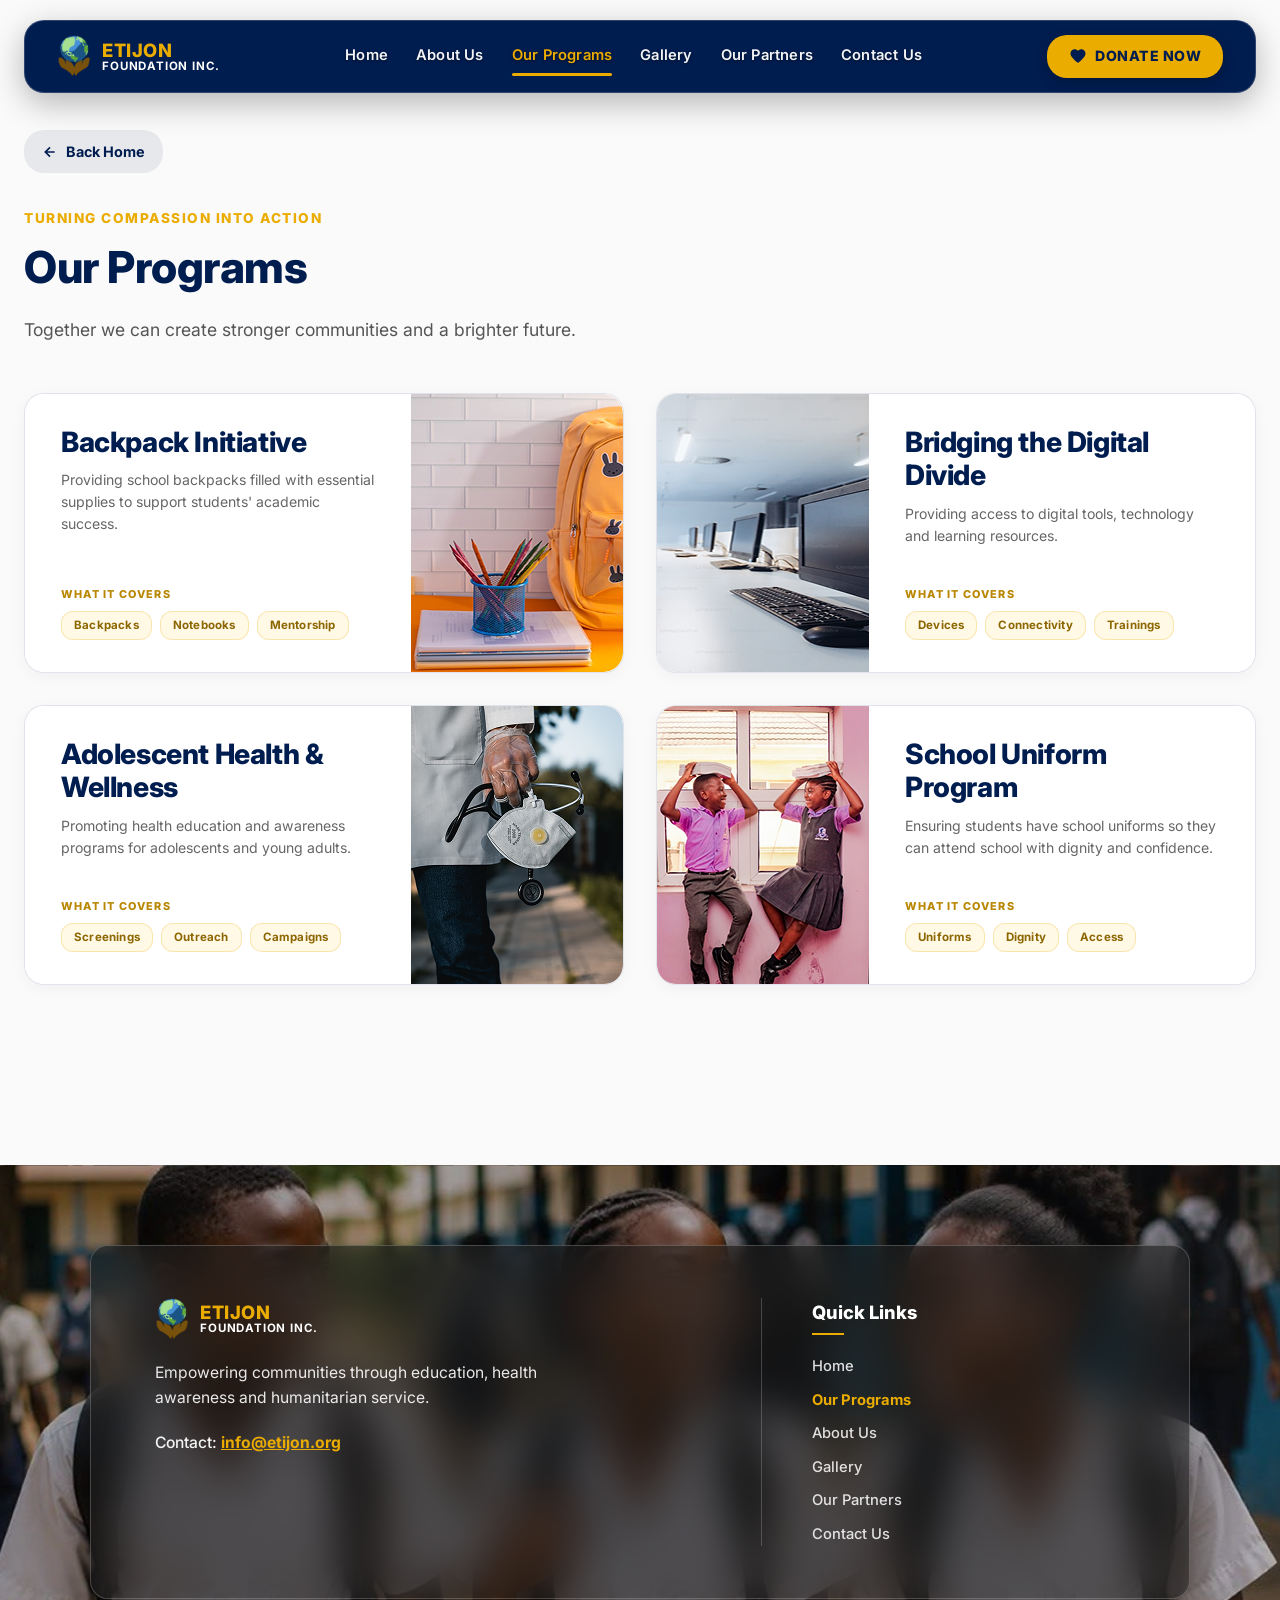
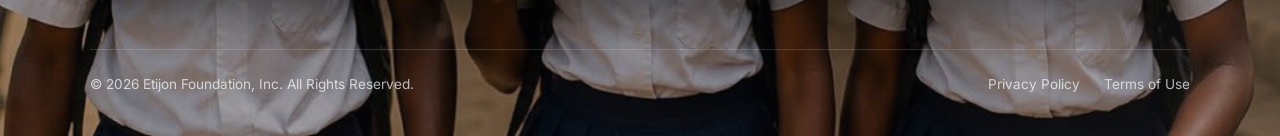
<file: our-programs.html>
<!DOCTYPE html>
<html lang="en">
<head>
  <meta charset="UTF-8">
  <meta name="viewport" content="width=device-width, initial-scale=1.0">
  <title>Our Programs — Etijon Foundation Inc.</title>
  <meta name="description" content="Discover Etijon Foundation's programs: Backpack Initiative, Adolescent Health & Wellness, Bridging the Digital Divide, and School Uniform Program.">
  
  <!-- Google Fonts: Inter -->
  <link rel="preconnect" href="https://fonts.googleapis.com">
  <link rel="preconnect" href="https://fonts.gstatic.com" crossorigin>
  <link href="https://fonts.googleapis.com/css2?family=Inter:wght@400;500;600;700;800&display=swap" rel="stylesheet">
  
  <!-- CSS Stylesheets -->
  <link rel="stylesheet" href="assets/css/variables.css">
  <link rel="stylesheet" href="assets/css/components.css">
  <link rel="stylesheet" href="assets/css/about.css">
  <link rel="stylesheet" href="assets/css/programs.css">
</head>
<body>

  <!-- Dynamic Site Header -->
  <header class="site-header" id="header-placeholder"></header>

  <!-- Page Content Container -->
  <main class="programs-page-container">
    
    <!-- Back Home Link -->
    <div class="back-link-wrapper">
      <a href="index.html" class="back-link">
        <svg width="16" height="16" viewBox="0 0 24 24" fill="none" stroke="currentColor" stroke-width="2.5"><path d="M19 12H5M12 19l-7-7 7-7"/></svg>
        Back Home
      </a>
    </div>

    <!-- Page Header -->
    <div class="programs-page-header">
      <span class="section-header-badge">TURNING COMPASSION INTO ACTION</span>
      <h1 class="section-main-heading">Our Programs</h1>
      <p class="programs-page-subtitle">Together we can create stronger communities and a brighter future.</p>
    </div>

    <!-- Featured Programs 2x2 Grid (Exact Figma Match) -->
    <section class="programs-featured-grid">
      
      <!-- Card 1: Backpack Initiative (Top-Left: Text Left, Photo Right) -->
      <a href="get-involved.html" class="program-live-card">
        <div class="program-card-content">
          <h2 class="program-card-title">Backpack Initiative</h2>
          <p class="program-card-desc">Providing school backpacks filled with essential supplies to support students' academic success.</p>
          <div class="what-it-covers-wrapper">
            <span class="covers-label">WHAT IT COVERS</span>
            <div class="covers-badges-row">
              <span class="badge-pill">Backpacks</span>
              <span class="badge-pill">Notebooks</span>
              <span class="badge-pill">Mentorship</span>
            </div>
          </div>
        </div>
        <div class="program-card-photo-wrapper">
          <img src="assets/images/our_programs/Rectangle 21.png" alt="Backpack Initiative" class="program-card-photo">
        </div>
      </a>

      <!-- Card 2: Bridging the Digital Divide (Top-Right: Photo Left, Text Right) -->
      <a href="get-involved.html" class="program-live-card">
        <div class="program-card-photo-wrapper">
          <img src="assets/images/our_programs/Rectangle 22.png" alt="Bridging the Digital Divide" class="program-card-photo">
        </div>
        <div class="program-card-content">
          <h2 class="program-card-title">Bridging the Digital Divide</h2>
          <p class="program-card-desc">Providing access to digital tools, technology and learning resources.</p>
          <div class="what-it-covers-wrapper">
            <span class="covers-label">WHAT IT COVERS</span>
            <div class="covers-badges-row">
              <span class="badge-pill">Devices</span>
              <span class="badge-pill">Connectivity</span>
              <span class="badge-pill">Trainings</span>
            </div>
          </div>
        </div>
      </a>

      <!-- Card 3: Adolescent Health & Wellness (Bottom-Left: Text Left, Photo Right) -->
      <a href="get-involved.html" class="program-live-card">
        <div class="program-card-content">
          <h2 class="program-card-title">Adolescent Health & Wellness</h2>
          <p class="program-card-desc">Promoting health education and awareness programs for adolescents and young adults.</p>
          <div class="what-it-covers-wrapper">
            <span class="covers-label">WHAT IT COVERS</span>
            <div class="covers-badges-row">
              <span class="badge-pill">Screenings</span>
              <span class="badge-pill">Outreach</span>
              <span class="badge-pill">Campaigns</span>
            </div>
          </div>
        </div>
        <div class="program-card-photo-wrapper">
          <img src="assets/images/our_programs/Rectangle 24.png" alt="Adolescent Health & Wellness" class="program-card-photo">
        </div>
      </a>

      <!-- Card 4: School Uniform Program (Bottom-Right: Photo Left, Text Right) -->
      <a href="get-involved.html" class="program-live-card">
        <div class="program-card-photo-wrapper">
          <img src="assets/images/our_programs/Rectangle 25.png" alt="School Uniform Program" class="program-card-photo">
        </div>
        <div class="program-card-content">
          <h2 class="program-card-title">School Uniform Program</h2>
          <p class="program-card-desc">Ensuring students have school uniforms so they can attend school with dignity and confidence.</p>
          <div class="what-it-covers-wrapper">
            <span class="covers-label">WHAT IT COVERS</span>
            <div class="covers-badges-row">
              <span class="badge-pill">Uniforms</span>
              <span class="badge-pill">Dignity</span>
              <span class="badge-pill">Access</span>
            </div>
          </div>
        </div>
      </a>

    </section>

  </main>

  <!-- Dynamic Site Footer -->
  <footer class="site-footer" id="footer-placeholder"></footer>

  <!-- Component Inserter Script -->
  <script src="assets/js/header-footer.js"></script>

</body>
</html>
</file>
<file: assets/css/variables.css>
/* Etijon Foundation Design Tokens & Global CSS Variables */
@import url('https://fonts.googleapis.com/css2?family=Inter:wght@300;400;500;600;700;800;900&display=swap');

:root {
  /* Strict User Design Tokens */
  --primary-color: #001D50;
  --secondary-color: #EBAC00;
  --bg-color: #1E1E1E;
  --font-family: 'Inter', sans-serif;

  /* Neutral & Functional Colors */
  --white: #FFFFFF;
  --dark-text: #0F172A;
  --body-text: #334155;
  --muted-text: #64748B;
  --card-bg: #FFFBEB;
  --border-color: #E2E8F0;

  /* Component Dimensions & Accents */
  --nav-height: 80px;
  --radius-sm: 8px;
  --radius-md: 12px;
  --radius-lg: 20px;
  --transition-fast: 0.2s ease;
  --shadow-sm: 0 4px 6px -1px rgba(0, 0, 0, 0.1), 0 2px 4px -1px rgba(0, 0, 0, 0.06);
  --shadow-md: 0 10px 25px -5px rgba(0, 29, 80, 0.2);
  --shadow-lg: 0 20px 30px -10px rgba(0, 0, 0, 0.25);
}

*, *::before, *::after {
  box-sizing: border-box;
  margin: 0;
  padding: 0;
}

html {
  font-family: var(--font-family);
  font-size: 16px;
  scroll-behavior: smooth;
  background-color: var(--bg-color);
  color: var(--dark-text);
}

body {
  font-family: var(--font-family);
  line-height: 1.6;
  background-color: #FAFAFA;
  color: var(--body-text);
  overflow-x: hidden;
  min-height: 100vh;
  display: flex;
  flex-direction: column;
}

a {
  text-decoration: none;
  color: inherit;
  transition: color var(--transition-fast);
}

ul, ol {
  list-style: none;
}

img {
  max-width: 100%;
  height: auto;
  display: block;
}

button, input, textarea, select {
  font-family: inherit;
}
</file>
<file: assets/css/components.css>
/* Etijon Foundation Header & Footer Reusable Components CSS */

/* ==========================================================================
   SITE HEADER & NAVIGATION (HOMEPAGE TRANSPARENT vs INNER PAGES SOLID BLUE)
   ========================================================================== */
.site-header {
  position: fixed !important;
  top: 0 !important;
  left: 0 !important;
  right: 0 !important;
  width: 100% !important;
  z-index: 9999 !important;
  padding: 20px 24px !important;
  background: transparent !important;
  pointer-events: none;
}

.header-container {
  max-width: 1280px;
  margin: 0 auto;
  pointer-events: auto;
}

/* Default / Inner Pages Header: Solid Navy Blue Capsule */
.main-nav,
.site-header.inner-header .main-nav {
  background: #001D50 !important;
  border-radius: 20px !important;
  padding: 14px 32px !important;
  display: flex !important;
  align-items: center !important;
  justify-content: space-between !important;
  box-shadow: 0 10px 32px rgba(0, 0, 0, 0.28) !important;
  border: 1.5px solid rgba(255, 255, 255, 0.18) !important;
}

/* Homepage Only Header: Floating Translucent Glass Capsule */
.site-header.home-header .main-nav {
  background: rgba(255, 255, 255, 0.16) !important;
  backdrop-filter: blur(22px) !important;
  -webkit-backdrop-filter: blur(22px) !important;
  border-radius: 20px !important;
  padding: 14px 32px !important;
  display: flex !important;
  align-items: center !important;
  justify-content: space-between !important;
  box-shadow: 0 10px 32px rgba(0, 0, 0, 0.3) !important;
  border: 1px solid rgba(255, 255, 255, 0.22) !important;
}

.nav-brand {
  display: flex;
  align-items: center;
  gap: 12px;
  text-decoration: none;
}

.brand-logo-img {
  height: 42px;
  width: auto;
  object-fit: contain;
}

.brand-text {
  display: flex;
  flex-direction: column;
  line-height: 1.1;
}

.brand-name-gold {
  font-size: 1.15rem;
  font-weight: 800;
  color: var(--secondary-color);
  letter-spacing: 0.5px;
}

.brand-name-sub {
  font-size: 0.72rem;
  font-weight: 700;
  color: #FFFFFF;
  letter-spacing: 0.8px;
}

.nav-menu {
  display: flex;
  align-items: center;
  gap: 28px;
}

.nav-link {
  color: #FFFFFF;
  font-size: 0.92rem;
  font-weight: 600;
  padding: 6px 0;
  position: relative;
  white-space: nowrap;
  letter-spacing: 0.2px;
  text-decoration: none;
  opacity: 0.95;
  transition: opacity var(--transition-fast), color var(--transition-fast);
  text-shadow: 0 1px 3px rgba(0, 0, 0, 0.6);
}

.nav-link:hover,
.nav-link.active {
  color: var(--secondary-color);
  opacity: 1;
}

.nav-link.active::after {
  content: '';
  position: absolute;
  bottom: -2px;
  left: 0;
  width: 100%;
  height: 3px;
  background-color: var(--secondary-color);
  border-radius: 2px;
}

.nav-actions {
  display: flex;
  align-items: center;
  gap: 16px;
}

.btn-donate-nav {
  background-color: var(--secondary-color);
  color: var(--primary-color);
  font-size: 0.88rem;
  font-weight: 800;
  padding: 10px 22px;
  border-radius: 20px;
  display: inline-flex;
  align-items: center;
  gap: 8px;
  text-transform: uppercase;
  letter-spacing: 0.5px;
  text-decoration: none;
  box-shadow: 0 4px 12px rgba(0, 0, 0, 0.25);
  transition: transform var(--transition-fast), background-color var(--transition-fast);
}

.btn-donate-nav:hover {
  background-color: #f5b800;
  transform: translateY(-1px);
}

/* Mobile Nav Toggle Button */
.mobile-nav-toggle {
  display: none;
  background: transparent;
  border: none;
  color: var(--white);
  font-size: 1.6rem;
  cursor: pointer;
  padding: 4px;
}

/* Mobile Navigation Dropdown */
@media (max-width: 992px) {
  .nav-menu {
    display: none;
    position: absolute;
    top: 100%;
    left: 24px;
    right: 24px;
    background-color: var(--primary-color);
    flex-direction: column;
    padding: 24px;
    border-radius: var(--radius-md);
    box-shadow: var(--shadow-lg);
    gap: 16px;
    margin-top: 8px;
    border: 1px solid rgba(255, 255, 255, 0.1);
  }

  .nav-menu.open {
    display: flex;
  }

  .mobile-nav-toggle {
    display: block;
  }
}

/* Ensure inner pages start cleanly below fixed floating navbar */
.about-page-container,
.programs-page-container,
.gallery-page-container,
.partners-page-container,
.contact-page-container,
.get-involved-container {
  padding-top: 130px !important;
}

/* ==========================================================================
   GLASSMOPHISM SITE FOOTER (EXACT FIGMA MATCH WITH HIGH-RES BACKGROUND PHOTO)
   ========================================================================== */
.site-footer {
  background-color: #10141D;
  position: relative;
  padding: 80px 24px 40px;
  overflow: hidden;
}

/* High-Res Footer Background Photo (photo_2026-07-30_10-21-52.jpg) */
.site-footer::before {
  content: '';
  position: absolute;
  inset: 0;
  background-image: url('../images/footer_bg.jpg');
  background-size: cover;
  background-position: center center;
  opacity: 0.85;
  z-index: 0;
}

.footer-glass-card {
  position: relative;
  z-index: 1;
  max-width: 1100px;
  margin: 0 auto 50px;
  background: rgba(30, 30, 30, 0.55);
  backdrop-filter: blur(20px);
  -webkit-backdrop-filter: blur(20px);
  border-radius: 18px;
  border: 1px solid rgba(255, 255, 255, 0.2);
  padding: 52px 64px;
  display: grid;
  grid-template-columns: 1.2fr 0.8fr;
  gap: 60px;
  box-shadow: 0 20px 48px rgba(0, 0, 0, 0.45);
}

.footer-brand-col {
  display: flex;
  flex-direction: column;
  gap: 20px;
}

.footer-logo {
  display: flex;
  align-items: center;
  gap: 12px;
  text-decoration: none;
}

.footer-tagline {
  color: rgba(255, 255, 255, 0.9);
  font-size: 0.98rem;
  line-height: 1.6;
  max-width: 440px;
}

.footer-contact-link {
  color: rgba(255, 255, 255, 0.95);
  font-size: 0.98rem;
  font-weight: 500;
}

.footer-links-col {
  display: flex;
  flex-direction: column;
  gap: 20px;
  border-left: 1px solid rgba(255, 255, 255, 0.2);
  padding-left: 50px;
}

.footer-heading {
  color: var(--white);
  font-size: 1.15rem;
  font-weight: 800;
  position: relative;
  padding-bottom: 8px;
}

.footer-heading::after {
  content: '';
  position: absolute;
  bottom: 0;
  left: 0;
  width: 32px;
  height: 2px;
  background-color: var(--secondary-color);
}

.footer-links-list {
  display: flex;
  flex-direction: column;
  gap: 10px;
}

.footer-link {
  color: rgba(255, 255, 255, 0.85);
  font-size: 0.92rem;
  font-weight: 500;
  text-decoration: none;
  transition: color var(--transition-fast), transform var(--transition-fast);
}

.footer-link:hover,
.footer-link.active {
  color: var(--secondary-color);
  font-weight: 700;
}

.footer-bottom {
  position: relative;
  z-index: 1;
  max-width: 1100px;
  margin: 0 auto;
  display: flex;
  justify-content: space-between;
  align-items: center;
  color: rgba(255, 255, 255, 0.7);
  font-size: 0.85rem;
  border-top: 1px solid rgba(255, 255, 255, 0.15);
  padding-top: 24px;
}

.footer-bottom-links {
  display: flex;
  gap: 24px;
}

.footer-bottom-links a {
  color: rgba(255, 255, 255, 0.7);
  text-decoration: none;
  transition: color var(--transition-fast);
}

.footer-bottom-links a:hover {
  color: var(--white);
}

@media (max-width: 992px) {
  .footer-glass-card {
    grid-template-columns: 1fr;
    gap: 40px;
    padding: 36px 32px;
  }
  .footer-links-col {
    border-left: none;
    padding-left: 0;
    border-top: 1px solid rgba(255, 255, 255, 0.2);
    padding-top: 30px;
  }
}

@media (max-width: 640px) {
  .footer-bottom {
    flex-direction: column;
    gap: 12px;
    text-align: center;
  }
}
</file>
<file: assets/css/home.css>
/* Etijon Foundation - Homepage Specific Styles (Exact Figma Match) */

/* ==========================================================================
   HERO SECTION (EXACT FIGMA MATCH)
   ========================================================================== */
.hero-section {
  position: relative;
  width: 100%;
  min-height: 88vh;
  background: url('../images/hero-bg.jpg') center center / cover no-repeat;
  display: flex;
  align-items: center;
  overflow: hidden;
}

.hero-container {
  position: relative;
  z-index: 2;
  width: 100%;
  max-width: 1280px;
  margin: 0 auto;
  padding: 120px 24px 80px;
  color: var(--white);
}

.hero-content {
  max-width: 780px;
}

.hero-title {
  font-size: 3.8rem;
  font-weight: 800;
  line-height: 1.12;
  letter-spacing: -0.5px;
  color: var(--white);
  margin-bottom: 24px;
}

.text-gold {
  color: var(--secondary-color);
}

.hero-subtitle {
  font-size: 1.12rem;
  line-height: 1.65;
  color: rgba(255, 255, 255, 0.95);
  max-width: 660px;
  margin-bottom: 36px;
  font-weight: 500;
  text-shadow: 0 1px 6px rgba(0, 0, 0, 0.75);
}

.hero-actions {
  display: flex;
  align-items: center;
  gap: 20px;
  flex-wrap: wrap;
}

.btn-hero-primary {
  background-color: var(--primary-color);
  color: var(--white);
  font-size: 1rem;
  font-weight: 700;
  padding: 14px 32px;
  border-radius: 8px;
  display: inline-flex;
  align-items: center;
  gap: 10px;
  text-decoration: none;
  box-shadow: 0 8px 20px rgba(0, 0, 0, 0.4);
  transition: transform var(--transition-fast), background-color var(--transition-fast);
}

.btn-hero-primary:hover {
  background-color: #00286e;
  transform: translateY(-2px);
}

.btn-hero-outline {
  background: transparent;
  color: var(--secondary-color);
  border: 2px solid var(--secondary-color);
  font-size: 1rem;
  font-weight: 700;
  padding: 13px 30px;
  border-radius: 8px;
  text-decoration: none;
  display: inline-flex;
  align-items: center;
  gap: 10px;
  transition: all var(--transition-fast);
}

.btn-hero-outline:hover {
  background-color: var(--secondary-color);
  color: var(--primary-color);
  transform: translateY(-2px);
}

/* ==========================================================================
   IMPACT STATS BANNER (DARK NAVY BACKGROUND)
   ========================================================================== */
.impact-stats-section {
  background-color: var(--primary-color);
  padding: 44px 24px;
}

.stats-container {
  max-width: 1280px;
  margin: 0 auto;
  display: grid;
  grid-template-columns: repeat(4, 1fr);
  gap: 32px;
}

.stat-card {
  display: flex;
  align-items: center;
  gap: 16px;
  color: var(--white);
}

.stat-icon-wrapper {
  width: 52px;
  height: 52px;
  border-radius: 50%;
  background: rgba(235, 172, 0, 0.15);
  display: flex;
  align-items: center;
  justify-content: center;
  flex-shrink: 0;
}

.stat-icon-img {
  width: 26px;
  height: 26px;
  object-fit: contain;
}

.stat-info {
  display: flex;
  flex-direction: column;
}

.stat-number {
  font-size: 2.1rem;
  font-weight: 800;
  color: var(--white);
  line-height: 1.1;
}

.stat-label {
  font-size: 0.88rem;
  color: rgba(255, 255, 255, 0.88);
  margin-top: 4px;
  font-weight: 500;
  line-height: 1.3;
}

/* ==========================================================================
   OUR PROGRAMS SECTION (EXACT FIGMA 4-COLUMN OUTLINE CARDS WITH TRANSPARENT PNGs)
   ========================================================================== */
.home-programs-section {
  padding: 80px 24px 100px;
  background-color: #FFFFFF;
}

.section-container {
  max-width: 1280px;
  margin: 0 auto;
}

.section-badge {
  color: var(--secondary-color);
  font-size: 0.85rem;
  font-weight: 800;
  text-transform: uppercase;
  letter-spacing: 1.5px;
  margin-bottom: 8px;
  display: block;
}

.section-heading {
  font-size: 2.6rem;
  font-weight: 800;
  color: var(--primary-color);
  margin-bottom: 48px;
  letter-spacing: -0.5px;
}

.programs-4col-grid {
  display: grid;
  grid-template-columns: repeat(4, 1fr);
  gap: 24px;
}

.program-outline-card {
  background: #FFFFFF;
  border: 1.5px solid #D1D5DB;
  border-radius: 16px;
  padding: 24px 20px;
  display: flex;
  flex-direction: column;
  justify-content: space-between;
  text-decoration: none;
  color: inherit;
  transition: transform var(--transition-fast), border-color var(--transition-fast), box-shadow var(--transition-fast);
  min-height: 280px;
  position: relative;
}

.program-outline-card:hover {
  transform: translateY(-4px);
  border-color: var(--secondary-color);
  box-shadow: 0 12px 28px rgba(0, 29, 80, 0.1);
}

.card-num {
  font-size: 0.95rem;
  font-weight: 800;
  color: var(--secondary-color);
  margin-bottom: 10px;
}

.card-title {
  font-size: 1.15rem;
  font-weight: 800;
  color: var(--primary-color);
  line-height: 1.25;
  margin-bottom: 10px;
}

.card-desc {
  font-size: 0.88rem;
  line-height: 1.55;
  color: #555555;
  margin-bottom: 20px;
  max-width: 72%;
}

.card-bottom-row {
  display: flex;
  align-items: flex-end;
  justify-content: space-between;
  width: 100%;
}

.card-link-text {
  font-size: 0.88rem;
  font-weight: 800;
  color: var(--secondary-color);
  display: inline-flex;
  align-items: center;
  gap: 4px;
}

.card-illustration {
  height: 105px;
  width: auto;
  max-width: 90px;
  object-fit: contain;
  align-self: flex-end;

}

/* ==========================================================================
   CTA BANNER SECTION (HELP US IMPACT LIVES - EXACT FIGMA MATCH)
   ========================================================================== */
.cta-banner-section {
  padding: 0 24px 80px;
  background-color: #FFFFFF;
}

.cta-banner-container {
  max-width: 1280px;
  margin: 0 auto;
}

.cta-banner-card {
  background-color: var(--primary-color);
  border-radius: 24px;
  padding: 56px 40px;
  text-align: center;
  color: var(--white);
  box-shadow: 0 16px 40px rgba(0, 29, 80, 0.18);
}

.cta-banner-heading {
  font-size: 2.5rem;
  font-weight: 800;
  color: var(--white);
  margin-bottom: 16px;
  letter-spacing: -0.5px;
}

.cta-banner-subtitle {
  font-size: 1.05rem;
  color: rgba(255, 255, 255, 0.88);
  max-width: 680px;
  margin: 0 auto 36px;
  line-height: 1.6;
}

.cta-banner-actions {
  display: flex;
  align-items: center;
  justify-content: center;
  gap: 20px;
  flex-wrap: wrap;
}

.btn-cta-gold {
  background-color: var(--secondary-color);
  color: var(--primary-color);
  font-size: 1rem;
  font-weight: 800;
  padding: 15px 36px;
  border-radius: 10px;
  text-decoration: none;
  transition: transform var(--transition-fast), background-color var(--transition-fast);
  box-shadow: 0 6px 18px rgba(235, 172, 0, 0.35);
}

.btn-cta-gold:hover {
  background-color: #ffc21a;
  transform: translateY(-2px);
}

.btn-cta-gold-outline {
  background-color: var(--secondary-color);
  color: var(--primary-color);
  font-size: 1rem;
  font-weight: 800;
  padding: 15px 36px;
  border-radius: 10px;
  text-decoration: none;
  transition: transform var(--transition-fast), background-color var(--transition-fast);
}

.btn-cta-gold-outline:hover {
  background-color: #ffc21a;
  transform: translateY(-2px);
}

/* ==========================================================================
   WHO WE ARE SECTION (EXACT FIGMA MATCH WITH OVERLAPPING DUAL IMAGES & DECORATIVE GRAPHIC)
   ========================================================================== */
.home-who-we-are-section {
  padding: 80px 24px 100px;
  background-color: #FFFFFF;
  position: relative;
  overflow: hidden;
}

.who-we-are-container {
  max-width: 1280px;
  margin: 0 auto;
  display: grid;
  grid-template-columns: 1fr 1fr;
  gap: 60px;
  align-items: center;
  position: relative;
}

/* Left Content Column */
.who-we-are-left {
  position: relative;
  z-index: 2;
}

.yellow-circle-bg {
  position: absolute;
  bottom: -90px;
  left: -140px;
  width: 320px;
  height: 320px;
  background-color: #FDF5D8;
  border-radius: 50%;
  z-index: -1;
  pointer-events: none;
}

.yellow-dot-bg {
  position: absolute;
  top: 140px;
  left: 120px;
  width: 60px;
  height: 60px;
  background-color: #FDF5D8;
  border-radius: 50%;
  z-index: -1;
  pointer-events: none;
}

.who-we-are-desc {
  font-size: 1rem;
  line-height: 1.65;
  color: #555555;
  margin-bottom: 20px;
}

.btn-more-about {
  background: transparent;
  color: var(--primary-color);
  font-size: 0.95rem;
  font-weight: 800;
  padding: 12px 28px;
  border: 1.5px solid var(--secondary-color);
  border-radius: 8px;
  text-decoration: none;
  display: inline-flex;
  align-items: center;
  gap: 8px;
  margin-top: 10px;
  transition: all var(--transition-fast);
}

.btn-more-about:hover {
  background-color: var(--secondary-color);
  color: var(--primary-color);
  transform: translateY(-2px);
}

/* Right Overlapping Dual Image Stack */
.who-we-are-right {
  position: relative;
  z-index: 2;
}

.dual-image-stack {
  position: relative;
  width: 100%;
  max-width: 520px;
  margin: 0 auto;
}

.stack-top-card {
  position: relative;
  width: 100%;
  border-radius: 24px;
  overflow: hidden;
  box-shadow: 0 12px 32px rgba(0, 29, 80, 0.12);
}

.stack-bottom-card {
  position: relative;
  width: 85%;
  margin-left: auto;
  margin-top: -60px;
  border-radius: 24px;
  overflow: hidden;
  box-shadow: 0 16px 36px rgba(0, 29, 80, 0.16);
  border: 4px solid #FFFFFF;
  z-index: 3;
}

.stack-img {
  width: 100%;
  height: auto;
  display: block;
  object-fit: cover;
}

/* Serving Since 2019 Gold Badge */
.serving-since-badge {
  position: absolute;
  top: 16px;
  right: 16px;
  background-color: var(--secondary-color);
  color: var(--primary-color);
  padding: 6px 14px;
  border-radius: 10px;
  text-align: center;
  font-weight: 800;
  box-shadow: 0 4px 12px rgba(0, 0, 0, 0.15);
  line-height: 1.1;
  display: flex;
  flex-direction: column;
  align-items: center;
}

.badge-sub {
  font-size: 0.58rem;
  letter-spacing: 0.5px;
  opacity: 0.9;
}

.badge-year {
  font-size: 1.15rem;
  font-weight: 900;
}

/* Responsive Grid */
@media (max-width: 1024px) {
  .programs-4col-grid,
  .stats-container {
    grid-template-columns: repeat(2, 1fr);
  }
}

@media (max-width: 992px) {
  .who-we-are-container {
    grid-template-columns: 1fr;
    gap: 40px;
  }
  
  .stack-bottom-card {
    margin-top: -40px;
    width: 90%;
  }
}

@media (max-width: 640px) {
  .programs-4col-grid,
  .stats-container {
    grid-template-columns: 1fr;
  }
}
</file>
<file: assets/css/about.css>
/* Etijon Foundation - About Us Page Styles */

.about-page-container {
  max-width: 1280px;
  margin: 0 auto;
  padding: 40px 24px 100px;
}

.back-link-wrapper {
  margin-bottom: 32px;
}

.back-link {
  display: inline-flex;
  align-items: center;
  gap: 8px;
  background-color: rgba(0, 29, 80, 0.08);
  color: var(--primary-color);
  font-weight: 700;
  font-size: 0.9rem;
  padding: 10px 18px;
  border-radius: 20px;
  text-decoration: none;
  transition: background-color var(--transition-fast), transform var(--transition-fast);
}

.back-link:hover {
  background-color: rgba(0, 29, 80, 0.15);
  transform: translateX(-3px);
}

/* ==========================================================================
   OUR STORY & FOUNDER GRID
   ========================================================================== */
.about-story-section {
  margin-bottom: 100px;
}

.story-grid {
  display: grid;
  grid-template-columns: 1.15fr 0.85fr;
  gap: 48px;
  align-items: start;
}

.story-text-col {
  display: flex;
  flex-direction: column;
}

.section-header-badge {
  display: inline-block;
  color: var(--secondary-color);
  font-size: 0.85rem;
  font-weight: 800;
  letter-spacing: 1.5px;
  text-transform: uppercase;
  margin-bottom: 12px;
}

.section-main-heading {
  font-size: 2.75rem;
  font-weight: 800;
  color: var(--primary-color);
  line-height: 1.15;
  margin-bottom: 24px;
  letter-spacing: -0.5px;
}

.story-lead-paragraph {
  font-size: 1.05rem;
  line-height: 1.7;
  color: #333333;
  margin-bottom: 32px;
}

.statement-cards-wrapper {
  display: flex;
  flex-direction: column;
  gap: 24px;
}

.statement-card {
  background-color: #FFFDF8;
  border-left: 5px solid var(--primary-color);
  border-radius: 0 16px 16px 0;
  padding: 24px 28px;
  box-shadow: 0 6px 20px rgba(0, 29, 80, 0.04);
}

.statement-title {
  font-size: 0.9rem;
  font-weight: 800;
  letter-spacing: 1.2px;
  text-transform: uppercase;
  color: var(--primary-color);
  margin-bottom: 8px;
}

.statement-desc {
  font-size: 0.96rem;
  line-height: 1.6;
  color: #444444;
}

/* Founder Portrait Frame (No White Space, Clean Overlay) */
.founder-card-wrapper {
  position: relative;
  border-radius: 28px;
  overflow: hidden;
  box-shadow: 0 16px 40px rgba(0, 29, 80, 0.12);
  background-color: #EBF0F7;
  display: flex;
  width: 100%;
  aspect-ratio: 407 / 499;
  height: auto;
  align-self: start;
}

.founder-card-img {
  width: 100%;
  height: 100%;
  object-fit: contain;
  display: block;
}

.founder-card-caption {
  position: absolute;
  bottom: 20px;
  left: 20px;
  right: 20px;
  background: rgba(255, 255, 255, 0.96);
  backdrop-filter: blur(10px);
  color: var(--primary-color);
  font-size: 0.82rem;
  font-weight: 800;
  padding: 12px 18px;
  border-radius: 24px;
  box-shadow: 0 6px 18px rgba(0, 0, 0, 0.15);
  text-align: center;
  line-height: 1.4;
}

/* ==========================================================================
   OUR CORE VALUES SECTION
   ========================================================================== */
.about-values-section {
  margin-bottom: 100px;
}

.values-grid {
  display: grid;
  grid-template-columns: repeat(3, 1fr);
  gap: 32px;
  margin-top: 40px;
}

.value-card {
  background-color: #FFFFFF;
  border: 1.5px solid rgba(0, 29, 80, 0.12);
  border-radius: 24px;
  padding: 36px 30px;
  box-shadow: 0 8px 24px rgba(0, 29, 80, 0.05);
  transition: transform var(--transition-fast), box-shadow var(--transition-fast);
}

.value-card:hover {
  transform: translateY(-4px);
  box-shadow: 0 16px 36px rgba(0, 29, 80, 0.1);
  border-color: var(--secondary-color);
}

.value-icon-box {
  width: 52px;
  height: 52px;
  border-radius: 16px;
  background-color: rgba(235, 172, 0, 0.18);
  display: flex;
  align-items: center;
  justify-content: center;
  margin-bottom: 24px;
}

.value-title {
  font-size: 1.4rem;
  font-weight: 800;
  color: var(--primary-color);
  margin-bottom: 12px;
  letter-spacing: -0.2px;
}

.value-desc {
  font-size: 0.95rem;
  line-height: 1.65;
  color: #555555;
}

/* ==========================================================================
   MEET THE TEAM SECTION (VERTICALLY LONGER CLEAN GREY PLACEHOLDERS)
   ========================================================================== */
.about-team-section {
  margin-bottom: 60px;
}

.team-grid {
  display: grid;
  grid-template-columns: repeat(3, 1fr);
  gap: 32px;
  margin-top: 40px;
}

.team-card {
  border-radius: 24px;
  overflow: hidden;
  background-color: var(--primary-color);
  box-shadow: 0 10px 30px rgba(0, 29, 80, 0.12);
  display: flex;
  flex-direction: column;
  transition: transform var(--transition-fast), box-shadow var(--transition-fast);
}

.team-card:hover {
  transform: translateY(-5px);
  box-shadow: 0 18px 40px rgba(0, 29, 80, 0.18);
}

.team-photo-container {
  aspect-ratio: 300 / 343;
  width: 100%;
  height: auto;
  overflow: hidden;
  background-color: #E4E7ED;
  position: relative;
}

.team-photo-img {
  width: 100%;
  height: 100%;
  object-fit: cover;
  object-position: center top;
  display: block;
}

.team-info-badge {
  background-color: var(--primary-color);
  color: var(--white);
  padding: 22px 20px;
  text-align: left;
}

.team-member-name {
  font-size: 1.15rem;
  font-weight: 800;
  color: #FFFFFF;
  margin-bottom: 4px;
  letter-spacing: -0.2px;
}

.team-member-role {
  font-size: 0.85rem;
  color: var(--secondary-color);
  font-weight: 700;
  text-transform: capitalize;
  letter-spacing: 0.5px;
}

/* Responsive Grid */
@media (max-width: 992px) {
  .story-grid {
    grid-template-columns: 1fr;
    gap: 40px;
  }

  .values-grid,
  .team-grid {
    grid-template-columns: repeat(2, 1fr);
  }
}

@media (max-width: 640px) {
  .values-grid,
  .team-grid {
    grid-template-columns: 1fr;
  }
}
</file>
<file: assets/css/contact.css>
/* Etijon Foundation - Contact Us Page Styles */

.contact-page-container {
  width: 100%;
  max-width: 1280px;
  margin: 0 auto;
  padding: 40px 24px 100px;
  position: relative;
}

.contact-content-wrapper {
  width: 100%;
  position: relative;
  z-index: 1;
}

/* Background Soft Decorative Circles & Floating Dots matching Figma */
.contact-bg-circle-tr {
  position: absolute;
  top: -80px;
  right: -120px;
  width: 360px;
  height: 360px;
  border-radius: 50%;
  background-color: #FDF5D8;
  pointer-events: none;
  z-index: 0;
}

.contact-bg-dot-tr {
  position: absolute;
  top: 90px;
  right: 180px;
  width: 76px;
  height: 76px;
  border-radius: 50%;
  background-color: #FDF5D8;
  pointer-events: none;
  z-index: 0;
}

.contact-bg-circle-bl {
  position: absolute;
  bottom: 20px;
  left: -140px;
  width: 360px;
  height: 360px;
  border-radius: 50%;
  background-color: #FDF5D8;
  pointer-events: none;
  z-index: 0;
}

.contact-bg-dot-bl {
  position: absolute;
  bottom: 210px;
  left: 170px;
  width: 76px;
  height: 76px;
  border-radius: 50%;
  background-color: #FDF5D8;
  pointer-events: none;
  z-index: 0;
}

/* ==========================================================================
   TWO-COLUMN CONTACT GRID (BALANCED 50/50 FULL-WIDTH ALIGNMENT)
   ========================================================================== */
.contact-grid {
  display: grid;
  grid-template-columns: repeat(2, 1fr);
  gap: 48px;
  align-items: stretch;
  margin-top: 20px;
  width: 100%;
}

/* Left Column: Contact Information Card */
.contact-info-card {
  background-color: var(--primary-color);
  border-radius: 28px;
  padding: 48px 44px;
  color: var(--white);
  box-shadow: 0 12px 36px rgba(0, 29, 80, 0.15);
  display: flex;
  flex-direction: column;
  justify-content: space-between;
  height: 100%;
}

.contact-info-card-title {
  font-size: 1.1rem;
  font-weight: 800;
  letter-spacing: 1.5px;
  text-transform: uppercase;
  color: var(--white);
  margin-bottom: 40px;
}

.contact-info-item {
  display: flex;
  align-items: flex-start;
  gap: 20px;
  margin-bottom: 36px;
}

.contact-info-icon {
  width: 44px;
  height: 44px;
  border-radius: 50%;
  background-color: rgba(235, 172, 0, 0.22);
  display: flex;
  align-items: center;
  justify-content: center;
  color: var(--secondary-color);
  flex-shrink: 0;
}

.contact-info-sublabel {
  font-size: 0.78rem;
  font-weight: 800;
  letter-spacing: 1.2px;
  color: rgba(255, 255, 255, 0.75);
  text-transform: uppercase;
  margin-bottom: 6px;
}

.contact-info-value {
  font-size: 1.2rem;
  font-weight: 800;
  color: var(--white);
  letter-spacing: 0.5px;
}

.contact-info-divider {
  height: 1px;
  background-color: rgba(255, 255, 255, 0.18);
  margin: 24px 0 28px;
}

.contact-info-footer-note {
  display: flex;
  align-items: center;
  gap: 12px;
  font-size: 0.92rem;
  color: rgba(255, 255, 255, 0.85);
}

/* Right Column: Contact Form Card */
.contact-form-card {
  background-color: #FFFFFF;
  border: 1.5px solid rgba(0, 29, 80, 0.12);
  border-radius: 28px;
  padding: 48px 44px;
  box-shadow: 0 10px 30px rgba(0, 29, 80, 0.05);
  display: flex;
  flex-direction: column;
  justify-content: space-between;
  height: 100%;
}

.contact-form-title {
  font-size: 1.1rem;
  font-weight: 800;
  letter-spacing: 1.5px;
  text-transform: uppercase;
  color: var(--primary-color);
  margin-bottom: 32px;
}

.form-group {
  margin-bottom: 24px;
}

.form-label {
  display: block;
  font-size: 0.95rem;
  font-weight: 700;
  color: var(--primary-color);
  margin-bottom: 8px;
}

.form-input,
.form-textarea {
  width: 100%;
  padding: 16px 20px;
  border-radius: 14px;
  border: 1.5px solid rgba(0, 29, 80, 0.18);
  font-family: var(--font-family);
  font-size: 0.95rem;
  color: #333333;
  background-color: #FAFAFA;
  transition: border-color var(--transition-fast), background-color var(--transition-fast);
}

.form-input:focus,
.form-textarea:focus {
  outline: none;
  border-color: var(--primary-color);
  background-color: #FFFFFF;
  box-shadow: 0 0 0 3px rgba(0, 29, 80, 0.1);
}

.form-textarea {
  resize: vertical;
  min-height: 150px;
}

.btn-form-submit {
  width: 100%;
  background-color: var(--primary-color);
  color: var(--white);
  font-size: 1rem;
  font-weight: 700;
  padding: 16px 24px;
  border-radius: var(--radius-sm);
  border: none;
  cursor: pointer;
  box-shadow: 0 6px 16px rgba(0, 29, 80, 0.2);
  margin-top: 12px;
  transition: background-color var(--transition-fast), transform var(--transition-fast);
}

.btn-form-submit:hover {
  background-color: #00286e;
  transform: translateY(-2px);
}

/* Responsive Layout */
@media (max-width: 992px) {
  .contact-grid {
    grid-template-columns: 1fr;
    gap: 32px;
  }

  .contact-info-card,
  .contact-form-card {
    padding: 36px 28px;
  }
}
</file>
<file: assets/css/gallery.css>
/* Etijon Foundation - Gallery Page Styles */

.gallery-page-container {
  max-width: 1280px;
  margin: 0 auto;
  padding: 40px 24px 100px;
}

/* ==========================================================================
   MASONRY / 3-COLUMN GALLERY GRID
   ========================================================================== */
.gallery-grid {
  display: grid;
  grid-template-columns: repeat(3, 1fr);
  gap: 28px;
  align-items: start;
  margin-bottom: 48px;
}

.gallery-column {
  display: flex;
  flex-direction: column;
  gap: 28px;
}

.gallery-item {
  position: relative;
  border-radius: 20px;
  overflow: hidden;
  box-shadow: 0 8px 24px rgba(0, 29, 80, 0.08);
  cursor: pointer;
  background-color: #1E1E1E;
  transition: transform var(--transition-fast), box-shadow var(--transition-fast);
}

.gallery-item:hover {
  transform: translateY(-4px);
  box-shadow: 0 16px 36px rgba(0, 29, 80, 0.16);
}

.gallery-item img {
  width: 100%;
  height: auto;
  display: block;
  object-fit: cover;
  transition: transform 0.4s ease;
}

.gallery-item:hover img {
  transform: scale(1.03);
}

/* Floating White Capsule Caption Badge */
.gallery-caption-badge {
  position: absolute;
  bottom: 16px;
  left: 16px;
  background: rgba(255, 255, 255, 0.95);
  backdrop-filter: blur(8px);
  color: var(--primary-color);
  font-size: 0.8rem;
  font-weight: 700;
  padding: 8px 14px;
  border-radius: 20px;
  box-shadow: 0 4px 12px rgba(0, 0, 0, 0.15);
  pointer-events: none;
  z-index: 2;
  letter-spacing: -0.1px;
}

/* Hidden items for View More toggle */
.gallery-item.hidden-item {
  display: none;
}

/* View More Button Container */
.gallery-toggle-wrapper {
  text-align: center;
  margin-top: 20px;
  margin-bottom: 60px;
}

.btn-view-toggle {
  background-color: var(--primary-color);
  color: var(--white);
  font-size: 0.96rem;
  font-weight: 700;
  padding: 14px 36px;
  border-radius: var(--radius-sm);
  border: none;
  cursor: pointer;
  box-shadow: 0 6px 16px rgba(0, 29, 80, 0.2);
  transition: background-color var(--transition-fast), transform var(--transition-fast);
}

.btn-view-toggle:hover {
  background-color: #00286e;
  transform: translateY(-2px);
}

/* ==========================================================================
   LIGHTBOX MODAL WITH NAVIGATION ARROWS & SOFT BLUR
   ========================================================================== */
.gallery-lightbox {
  position: fixed;
  inset: 0;
  background-color: rgba(0, 0, 0, 0.75); /* Slightly less dark backdrop */
  backdrop-filter: blur(5px); /* Slightly less blurred background matching request */
  z-index: 9999;
  display: flex;
  align-items: center;
  justify-content: center;
  opacity: 0;
  pointer-events: none;
  transition: opacity 0.3s ease;
  padding: 30px;
}

.gallery-lightbox.active {
  opacity: 1;
  pointer-events: auto;
}

.lightbox-content {
  position: relative;
  max-width: 85vw;
  max-height: 85vh;
  display: flex;
  flex-direction: column;
  align-items: center;
}

.lightbox-img {
  max-width: 100%;
  max-height: 72vh;
  object-fit: contain;
  border-radius: 16px;
  box-shadow: 0 20px 50px rgba(0, 0, 0, 0.4);
}

.lightbox-caption {
  margin-top: 16px;
  color: var(--white);
  font-size: 1.1rem;
  font-weight: 700;
  text-align: center;
  background: rgba(0, 29, 80, 0.6);
  padding: 8px 20px;
  border-radius: 20px;
}

.lightbox-close {
  position: absolute;
  top: -40px;
  right: -10px;
  background: transparent;
  border: none;
  color: var(--white);
  font-size: 2.4rem;
  cursor: pointer;
  line-height: 1;
  transition: transform var(--transition-fast);
}

.lightbox-close:hover {
  transform: scale(1.2);
}

/* Navigation Arrow Controls (< and >) */
.lightbox-nav-btn {
  position: absolute;
  top: 50%;
  transform: translateY(-50%);
  width: 52px;
  height: 52px;
  border-radius: 50%;
  background: rgba(255, 255, 255, 0.2);
  backdrop-filter: blur(6px);
  border: 1px solid rgba(255, 255, 255, 0.4);
  color: var(--white);
  display: flex;
  align-items: center;
  justify-content: center;
  cursor: pointer;
  transition: background var(--transition-fast), transform var(--transition-fast);
  z-index: 10000;
}

.lightbox-nav-btn:hover {
  background: rgba(255, 255, 255, 0.4);
  transform: translateY(-50%) scale(1.1);
}

.lightbox-nav-btn.prev-btn {
  left: 30px;
}

.lightbox-nav-btn.next-btn {
  right: 30px;
}

/* Responsive Grid */
@media (max-width: 992px) {
  .gallery-grid {
    grid-template-columns: repeat(2, 1fr);
    gap: 20px;
  }

  .lightbox-nav-btn.prev-btn {
    left: 10px;
  }

  .lightbox-nav-btn.next-btn {
    right: 10px;
  }
}

@media (max-width: 640px) {
  .gallery-grid {
    grid-template-columns: 1fr;
    gap: 16px;
  }
}
</file>
<file: assets/css/get-involved.css>
/* Etijon Foundation - Get Involved Page Styles */

.get-involved-container {
  max-width: 1280px;
  margin: 0 auto;
  padding: 40px 24px 100px;
}

/* ==========================================================================
   PRIMARY ACTION CARDS (VOLUNTEER & DONATE - EXACT FIGMA MATCH)
   ========================================================================== */
.action-cards-grid {
  display: grid;
  grid-template-columns: repeat(2, 1fr);
  gap: 36px;
  margin-bottom: 80px;
}

.action-card {
  background-color: #FFFFFF;
  border: 1.5px solid rgba(0, 29, 80, 0.12);
  border-radius: 28px;
  padding: 44px 40px;
  display: flex;
  flex-direction: column;
  justify-content: space-between;
  box-shadow: 0 10px 30px rgba(0, 29, 80, 0.05);
  transition: transform var(--transition-fast), box-shadow var(--transition-fast);
}

.action-card:hover {
  transform: translateY(-4px);
  box-shadow: 0 16px 36px rgba(0, 29, 80, 0.1);
  border-color: var(--secondary-color);
}

.action-card-header {
  display: flex;
  align-items: center;
  gap: 16px;
  margin-bottom: 12px;
}

.action-card-icon {
  width: 48px;
  height: 48px;
  border-radius: 50%;
  background-color: rgba(235, 172, 0, 0.2);
  display: flex;
  align-items: center;
  justify-content: center;
}

.action-card-title {
  font-size: 2.1rem;
  font-weight: 800;
  color: var(--primary-color);
}

.action-card-subtitle {
  font-size: 0.95rem;
  color: #555555;
  margin-bottom: 32px;
  line-height: 1.6;
}

/* Volunteer Opportunities List */
.volunteer-list-title {
  font-size: 0.95rem;
  font-weight: 800;
  color: var(--primary-color);
  margin-bottom: 16px;
}

.volunteer-list {
  list-style: none;
  padding: 0;
  margin: 0 0 32px 0;
  display: flex;
  flex-direction: column;
  gap: 12px;
}

.volunteer-list-item {
  display: flex;
  align-items: center;
  gap: 10px;
  font-size: 0.94rem;
  color: #444444;
  font-weight: 500;
}

.volunteer-list-item svg {
  color: var(--secondary-color);
  flex-shrink: 0;
}

/* Recreated Clean Zelle Donation Box (Exact Figma Group 39.png) */
.zelle-live-box {
  display: flex;
  flex-direction: column;
  align-items: center;
  justify-content: center;
  padding: 24px;
  margin-bottom: 32px;
  text-align: center;
}

.zelle-purple-logo-img {
  height: 48px;
  width: auto;
  margin-bottom: 12px;
}

.zelle-email-display {
  font-size: 1.15rem;
  font-weight: 700;
  color: var(--primary-color);
  letter-spacing: -0.2px;
}

.btn-card-action {
  width: 100%;
  background-color: var(--primary-color);
  color: var(--white);
  font-size: 1rem;
  font-weight: 700;
  padding: 16px 24px;
  border-radius: var(--radius-sm);
  border: none;
  cursor: pointer;
  text-align: center;
  text-decoration: none;
  transition: background-color var(--transition-fast), transform var(--transition-fast);
  box-shadow: 0 6px 16px rgba(0, 29, 80, 0.2);
}

.btn-card-action:hover {
  background-color: #00286e;
  transform: translateY(-2px);
}

/* ==========================================================================
   SUGGESTED DONATION TIERS SECTION
   ========================================================================== */
.donation-tiers-section {
  margin-top: 60px;
}

.tiers-section-title {
  text-align: center;
  font-size: 1.8rem;
  font-weight: 800;
  color: var(--primary-color);
  margin-bottom: 40px;
}

.donation-tiers-grid {
  display: grid;
  grid-template-columns: repeat(4, 1fr);
  gap: 24px;
}

.tier-card-img-link {
  display: block;
  border-radius: 20px;
  overflow: hidden;
  box-shadow: 0 8px 20px rgba(0, 0, 0, 0.12);
  transition: transform var(--transition-fast), box-shadow var(--transition-fast);
  cursor: pointer;
}

.tier-card-img-link:hover {
  transform: translateY(-6px);
  box-shadow: 0 16px 32px rgba(0, 0, 0, 0.22);
}

.tier-card-full-img {
  width: 100%;
  height: auto;
  display: block;
  object-fit: cover;
}

/* ==========================================================================
   DONATION OVERLAY MODAL (100% HIDDEN UNTIL TRIGGERED)
   ========================================================================== */
.donation-modal-overlay {
  position: fixed;
  inset: 0;
  background-color: rgba(0, 0, 0, 0.75);
  backdrop-filter: blur(6px);
  z-index: 9999;
  display: none !important; /* 100% Hidden by default */
  align-items: center;
  justify-content: center;
  padding: 24px;
}

.donation-modal-overlay.active {
  display: flex !important; /* Displayed only when active */
}

/* Responsive Grid */
@media (max-width: 1024px) {
  .action-cards-grid {
    grid-template-columns: 1fr;
  }

  .donation-tiers-grid {
    grid-template-columns: repeat(2, 1fr);
  }
}

@media (max-width: 640px) {
  .donation-tiers-grid {
    grid-template-columns: 1fr;
  }
}
</file>
<file: assets/css/partners.css>
/* Etijon Foundation - Our Partners Page Styles */

.partners-page-container {
  max-width: 1280px;
  margin: 0 auto;
  padding: 40px 24px 100px;
}

/* ==========================================================================
   PARTNERS GRID (3 LARGE CARDS)
   ========================================================================== */
.partners-grid {
  display: grid;
  grid-template-columns: repeat(3, 1fr);
  gap: 32px;
  margin-bottom: 60px;
}

.partner-card {
  background-color: #FFFFFF;
  border: 1.5px solid rgba(0, 29, 80, 0.12);
  border-radius: 24px;
  padding: 48px 36px 36px;
  display: flex;
  flex-direction: column;
  align-items: center;
  justify-content: space-between;
  min-height: 360px;
  box-shadow: 0 8px 24px rgba(0, 29, 80, 0.05);
  transition: transform var(--transition-fast), box-shadow var(--transition-fast);
}

.partner-card:hover {
  transform: translateY(-4px);
  box-shadow: 0 16px 36px rgba(0, 29, 80, 0.1);
  border-color: var(--secondary-color);
}

.partner-logo-wrapper {
  flex-grow: 1;
  display: flex;
  align-items: center;
  justify-content: center;
  width: 100%;
  padding: 20px 0;
}

.partner-logo-img {
  max-width: 220px;
  max-height: 180px;
  width: auto;
  height: auto;
  object-fit: contain;
}

.partner-label {
  font-size: 1.1rem;
  font-weight: 800;
  color: var(--primary-color);
  text-align: center;
  line-height: 1.35;
  margin-top: 20px;
}

/* ==========================================================================
   PARTNER WITH US BANNER BOX
   ========================================================================== */
.partner-cta-box {
  background-color: #FFF8E7; /* Light cream/gold container matching Figma */
  border: 1px solid rgba(235, 172, 0, 0.25);
  border-radius: 20px;
  padding: 36px 48px;
  display: flex;
  align-items: center;
  justify-content: space-between;
  gap: 32px;
  box-shadow: 0 6px 20px rgba(0, 0, 0, 0.03);
}

.partner-cta-left {
  display: flex;
  align-items: center;
  gap: 20px;
}

.partner-cta-icon {
  width: 48px;
  height: 48px;
  border-radius: 50%;
  background-color: rgba(235, 172, 0, 0.2);
  display: flex;
  align-items: center;
  justify-content: center;
  flex-shrink: 0;
}

.partner-cta-title {
  font-size: 1.6rem;
  font-weight: 800;
  color: var(--primary-color);
  margin-bottom: 4px;
}

.partner-cta-desc {
  font-size: 0.95rem;
  color: #555555;
  line-height: 1.5;
  max-width: 600px;
}

.btn-become-partner {
  background-color: var(--primary-color);
  color: var(--white);
  font-size: 0.96rem;
  font-weight: 700;
  padding: 14px 28px;
  border-radius: var(--radius-sm);
  text-decoration: none;
  white-space: nowrap;
  box-shadow: 0 6px 16px rgba(0, 29, 80, 0.2);
  transition: background-color var(--transition-fast), transform var(--transition-fast);
}

.btn-become-partner:hover {
  background-color: #00286e;
  transform: translateY(-2px);
}

/* Responsive Grid */
@media (max-width: 992px) {
  .partners-grid {
    grid-template-columns: 1fr;
  }

  .partner-cta-box {
    flex-direction: column;
    align-items: flex-start;
    padding: 32px 24px;
  }
}
</file>
<file: assets/css/programs.css>
/* Etijon Foundation - Our Programs Page Styles */

.programs-page-container {
  max-width: 1280px;
  margin: 0 auto;
  padding: 40px 24px 100px;
}

.programs-page-header {
  margin-bottom: 48px;
}

.programs-page-subtitle {
  font-size: 1.1rem;
  color: #555555;
  margin-top: 8px;
  font-weight: 400;
}

/* ==========================================================================
   FEATURED PROGRAMS 2x2 GRID (PURE #FFF8E7 CREAM CARDS - ZERO WHITE SPACE)
   ========================================================================== */
.programs-featured-grid {
  display: grid;
  grid-template-columns: repeat(2, 1fr);
  gap: 32px;
  margin-bottom: 80px;
}

.program-live-card {
  background-color: #FFFFFF !important;
  border-radius: 20px;
  border: 1.5px solid rgba(0, 29, 80, 0.12) !important;
  overflow: hidden;
  display: flex;
  height: 280px;
  box-shadow: 0 4px 16px rgba(0, 29, 80, 0.04);
  transition: transform var(--transition-fast), box-shadow var(--transition-fast), border-color var(--transition-fast);
  text-decoration: none;
  color: inherit;
}

.program-live-card:hover {
  transform: translateY(-4px);
  box-shadow: 0 12px 32px rgba(0, 29, 80, 0.1);
  border-color: var(--secondary-color) !important;
  background-color: #FFFFFF !important;
}

.program-card-content {
  flex: 1;
  padding: 32px 36px;
  display: flex;
  flex-direction: column;
  justify-content: space-between;
  background-color: #FFFFFF !important;
}

.program-card-title {
  font-size: 1.75rem;
  font-weight: 800;
  color: var(--primary-color);
  line-height: 1.2;
  margin-bottom: 10px;
  letter-spacing: -0.4px;
}

.program-card-desc {
  font-size: 0.88rem;
  line-height: 1.55;
  color: #666666;
  margin-bottom: 16px;
}

/* WHAT IT COVERS BADGES (EXACT FIGMA MATCH) */
.what-it-covers-wrapper {
  margin-top: auto;
}

.covers-label {
  font-size: 0.68rem;
  font-weight: 800;
  color: #B88600;
  letter-spacing: 1.2px;
  text-transform: uppercase;
  display: block;
  margin-bottom: 8px;
}

.covers-badges-row {
  display: flex;
  align-items: center;
  gap: 8px;
  flex-wrap: wrap;
}

.badge-pill {
  background-color: #FFF9E6;
  color: #8C6600;
  font-size: 0.72rem;
  font-weight: 700;
  padding: 4px 12px;
  border-radius: 12px;
  letter-spacing: 0.2px;
  border: 1px solid rgba(235, 172, 0, 0.25);
}

.program-card-photo-wrapper {
  width: 212px;
  height: 100%;
  flex-shrink: 0;
  overflow: hidden;
  background-color: #FFFFFF !important;
}

.program-card-photo {
  width: 100%;
  height: 100%;
  object-fit: cover;
  display: block;
}

/* Responsive Grid */
@media (max-width: 1024px) {
  .programs-featured-grid {
    grid-template-columns: 1fr;
    gap: 28px;
  }

  .program-live-card {
    height: auto;
    min-height: 260px;
  }
}

@media (max-width: 640px) {
  .program-live-card {
    flex-direction: column;
  }

  .program-card-photo-wrapper {
    height: 200px;
    width: 100%;
  }
}
</file>
